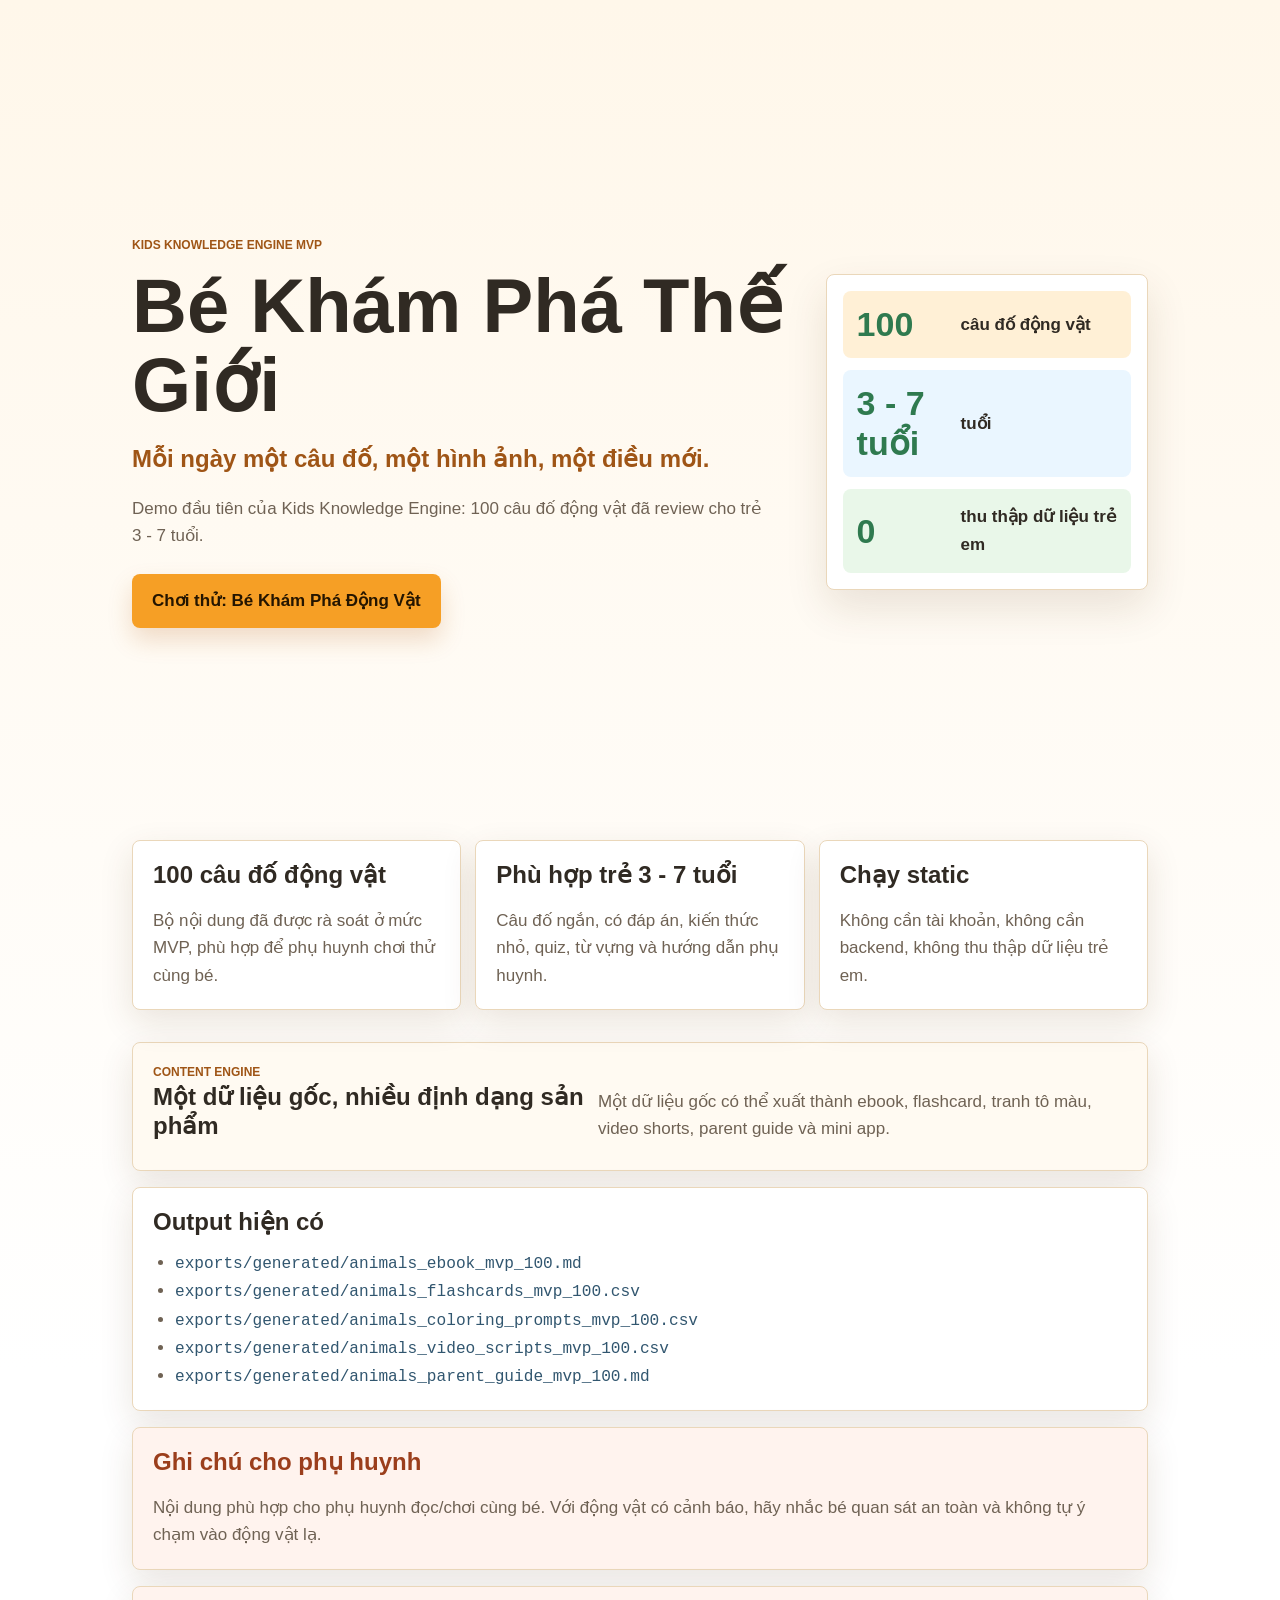
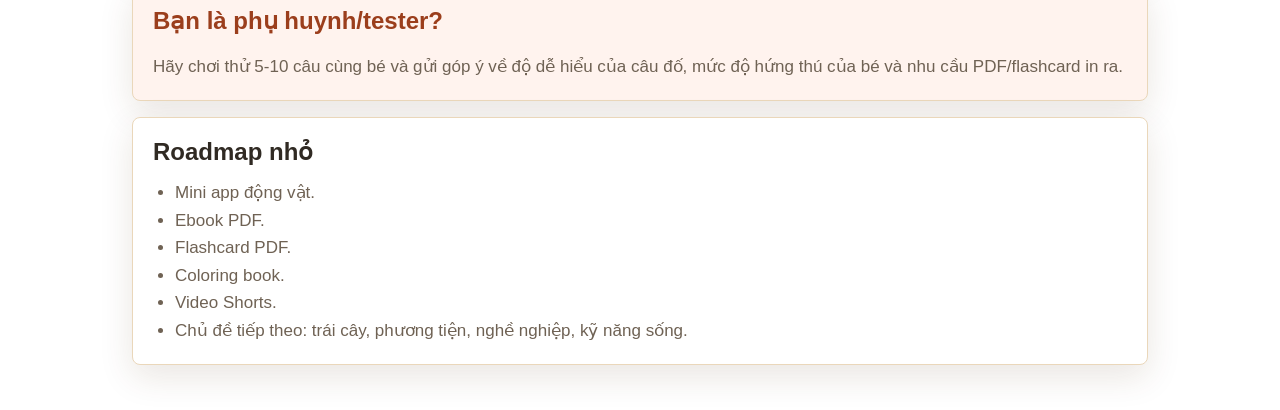
<file: index.html>
<!doctype html>
<html lang="vi">
<head>
  <meta charset="utf-8">
  <meta name="viewport" content="width=device-width, initial-scale=1">
  <title>Bé Khám Phá Thế Giới</title>
  <link rel="stylesheet" href="./style.css">
</head>
<body>
  <main>
    <section class="hero">
      <div class="hero-copy">
        <p class="eyebrow">Kids Knowledge Engine MVP</p>
        <h1>Bé Khám Phá Thế Giới</h1>
        <p class="tagline">Mỗi ngày một câu đố, một hình ảnh, một điều mới.</p>
        <p class="intro">Demo đầu tiên của Kids Knowledge Engine: 100 câu đố động vật đã review cho trẻ 3 - 7 tuổi.</p>
        <a class="cta" href="/apps/guess-animal/">Chơi thử: Bé Khám Phá Động Vật</a>
      </div>

      <div class="demo-panel" aria-label="Tóm tắt sản phẩm">
        <div class="demo-row">
          <span>100</span>
          <p>câu đố động vật</p>
        </div>
        <div class="demo-row">
          <span>3 - 7 tuổi</span>
          <p>tuổi</p>
        </div>
        <div class="demo-row">
          <span>0</span>
          <p>thu thập dữ liệu trẻ em</p>
        </div>
      </div>
    </section>

    <section class="section-grid" aria-label="Điểm nổi bật">
      <article>
        <h2>100 câu đố động vật</h2>
        <p>Bộ nội dung đã được rà soát ở mức MVP, phù hợp để phụ huynh chơi thử cùng bé.</p>
      </article>
      <article>
        <h2>Phù hợp trẻ 3 - 7 tuổi</h2>
        <p>Câu đố ngắn, có đáp án, kiến thức nhỏ, quiz, từ vựng và hướng dẫn phụ huynh.</p>
      </article>
      <article>
        <h2>Chạy static</h2>
        <p>Không cần tài khoản, không cần backend, không thu thập dữ liệu trẻ em.</p>
      </article>
    </section>

    <section class="content-engine">
      <div>
        <p class="eyebrow">Content Engine</p>
        <h2>Một dữ liệu gốc, nhiều định dạng sản phẩm</h2>
      </div>
      <p>Một dữ liệu gốc có thể xuất thành ebook, flashcard, tranh tô màu, video shorts, parent guide và mini app.</p>
    </section>

    <section class="outputs">
      <h2>Output hiện có</h2>
      <ul>
        <li><code>exports/generated/animals_ebook_mvp_100.md</code></li>
        <li><code>exports/generated/animals_flashcards_mvp_100.csv</code></li>
        <li><code>exports/generated/animals_coloring_prompts_mvp_100.csv</code></li>
        <li><code>exports/generated/animals_video_scripts_mvp_100.csv</code></li>
        <li><code>exports/generated/animals_parent_guide_mvp_100.md</code></li>
      </ul>
    </section>

    <section class="safety-note">
      <h2>Ghi chú cho phụ huynh</h2>
      <p>Nội dung phù hợp cho phụ huynh đọc/chơi cùng bé. Với động vật có cảnh báo, hãy nhắc bé quan sát an toàn và không tự ý chạm vào động vật lạ.</p>
    </section>

    <section class="safety-note">
      <h2>Bạn là phụ huynh/tester?</h2>
      <p>Hãy chơi thử 5-10 câu cùng bé và gửi góp ý về độ dễ hiểu của câu đố, mức độ hứng thú của bé và nhu cầu PDF/flashcard in ra.</p>
    </section>

    <section class="roadmap">
      <h2>Roadmap nhỏ</h2>
      <ul>
        <li>Mini app động vật.</li>
        <li>Ebook PDF.</li>
        <li>Flashcard PDF.</li>
        <li>Coloring book.</li>
        <li>Video Shorts.</li>
        <li>Chủ đề tiếp theo: trái cây, phương tiện, nghề nghiệp, kỹ năng sống.</li>
      </ul>
    </section>
  </main>
</body>
</html>
</file>
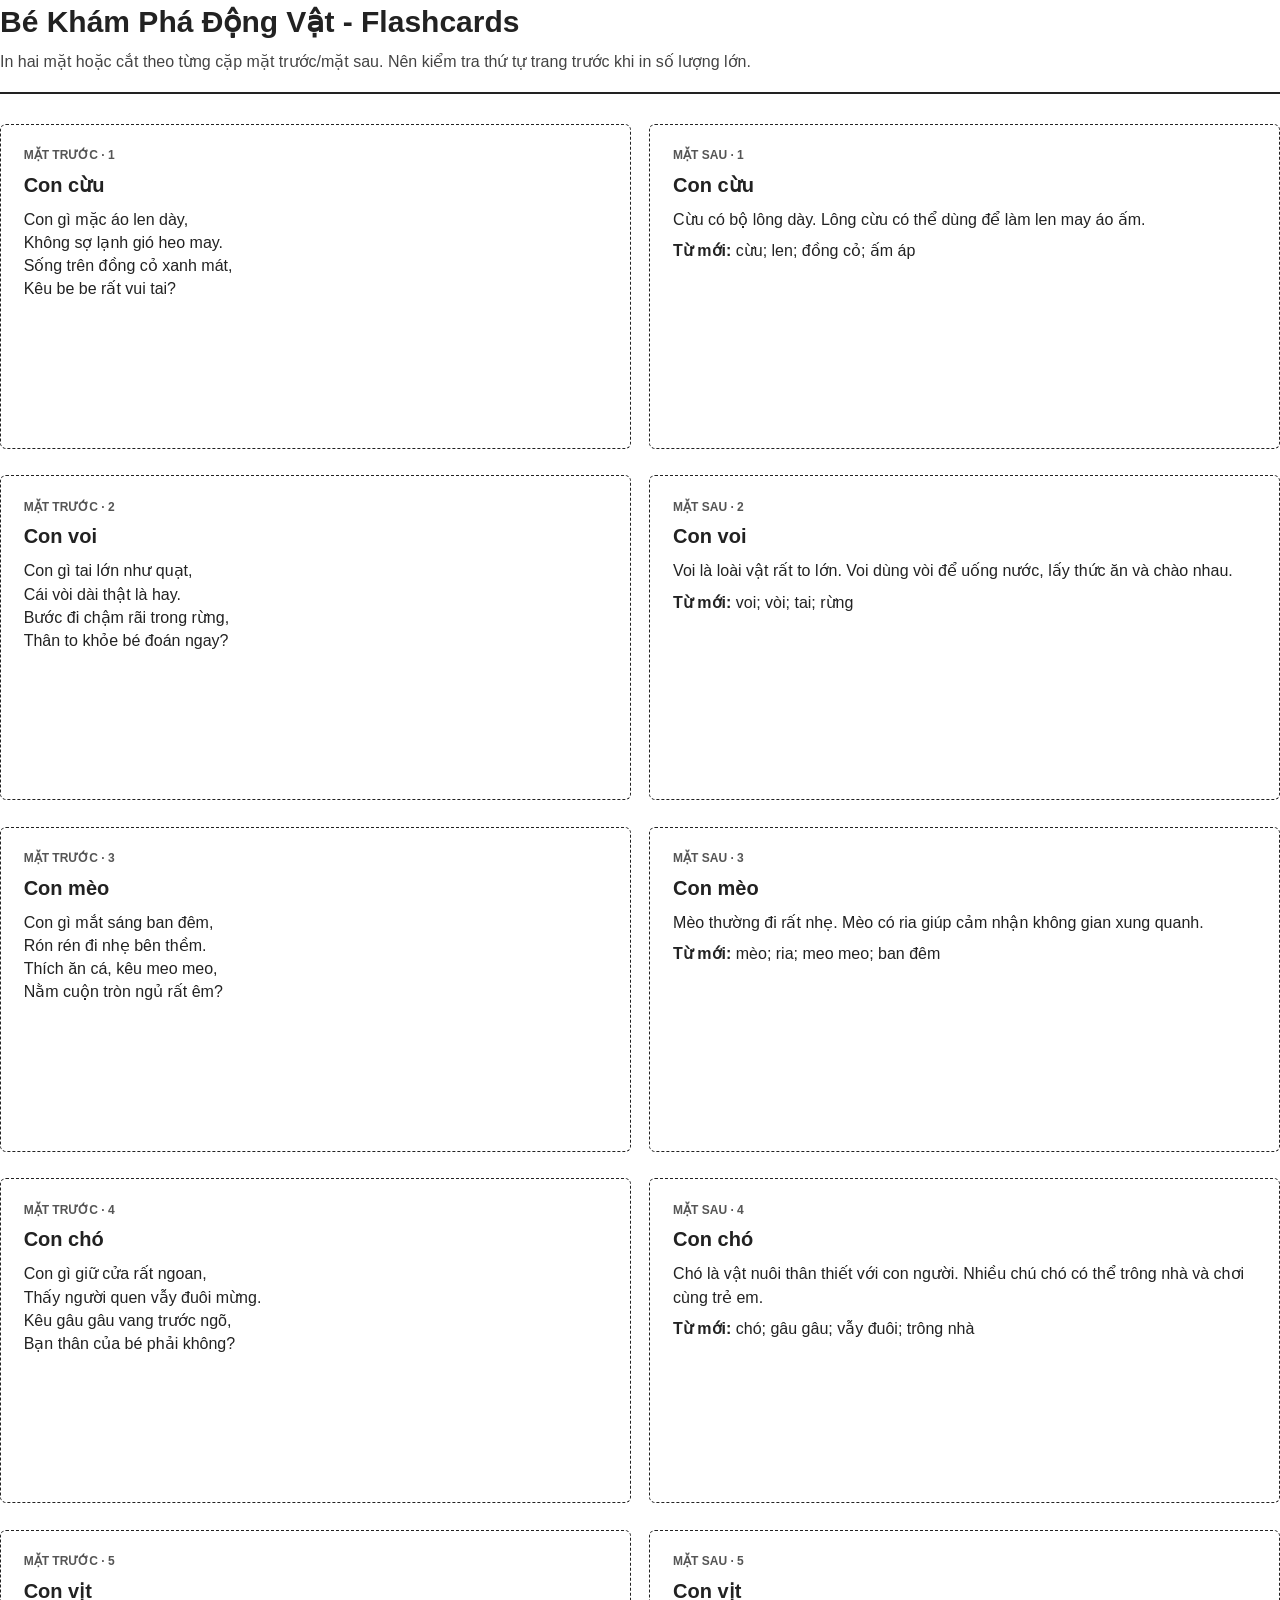
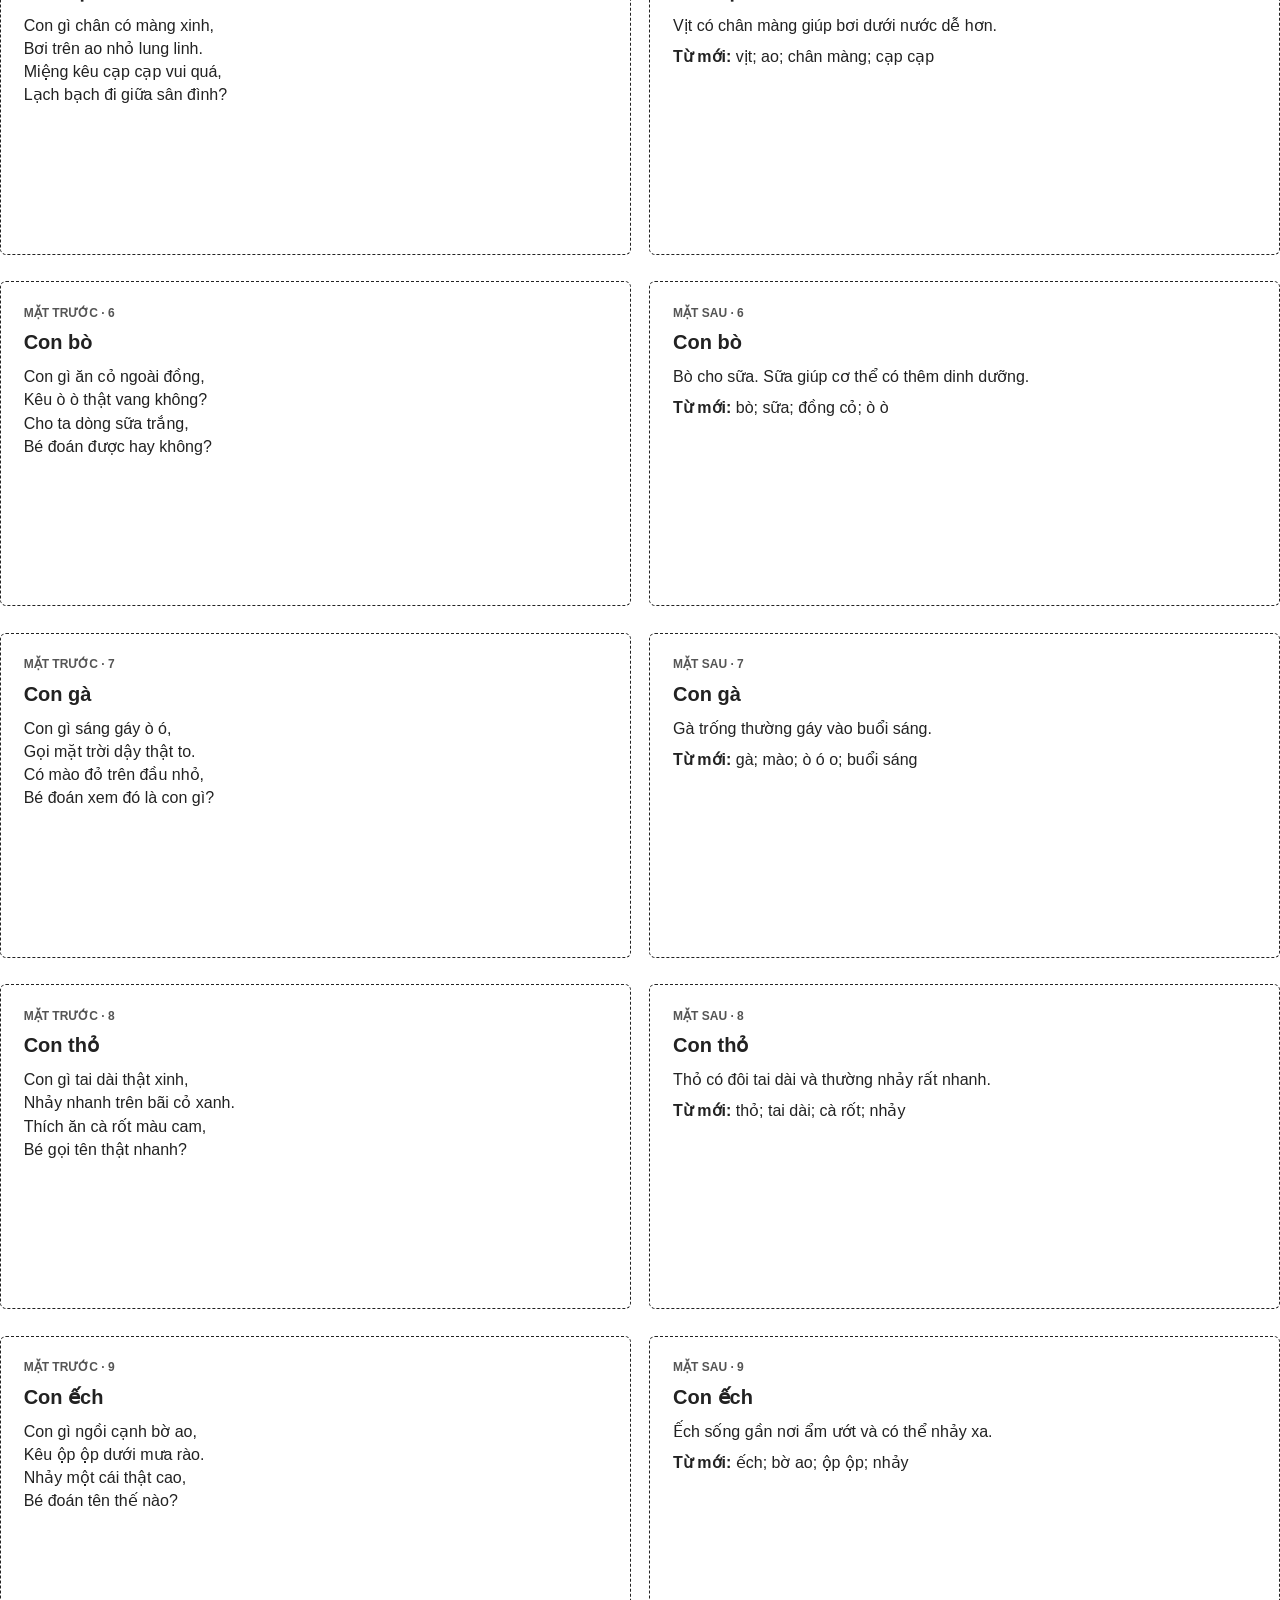
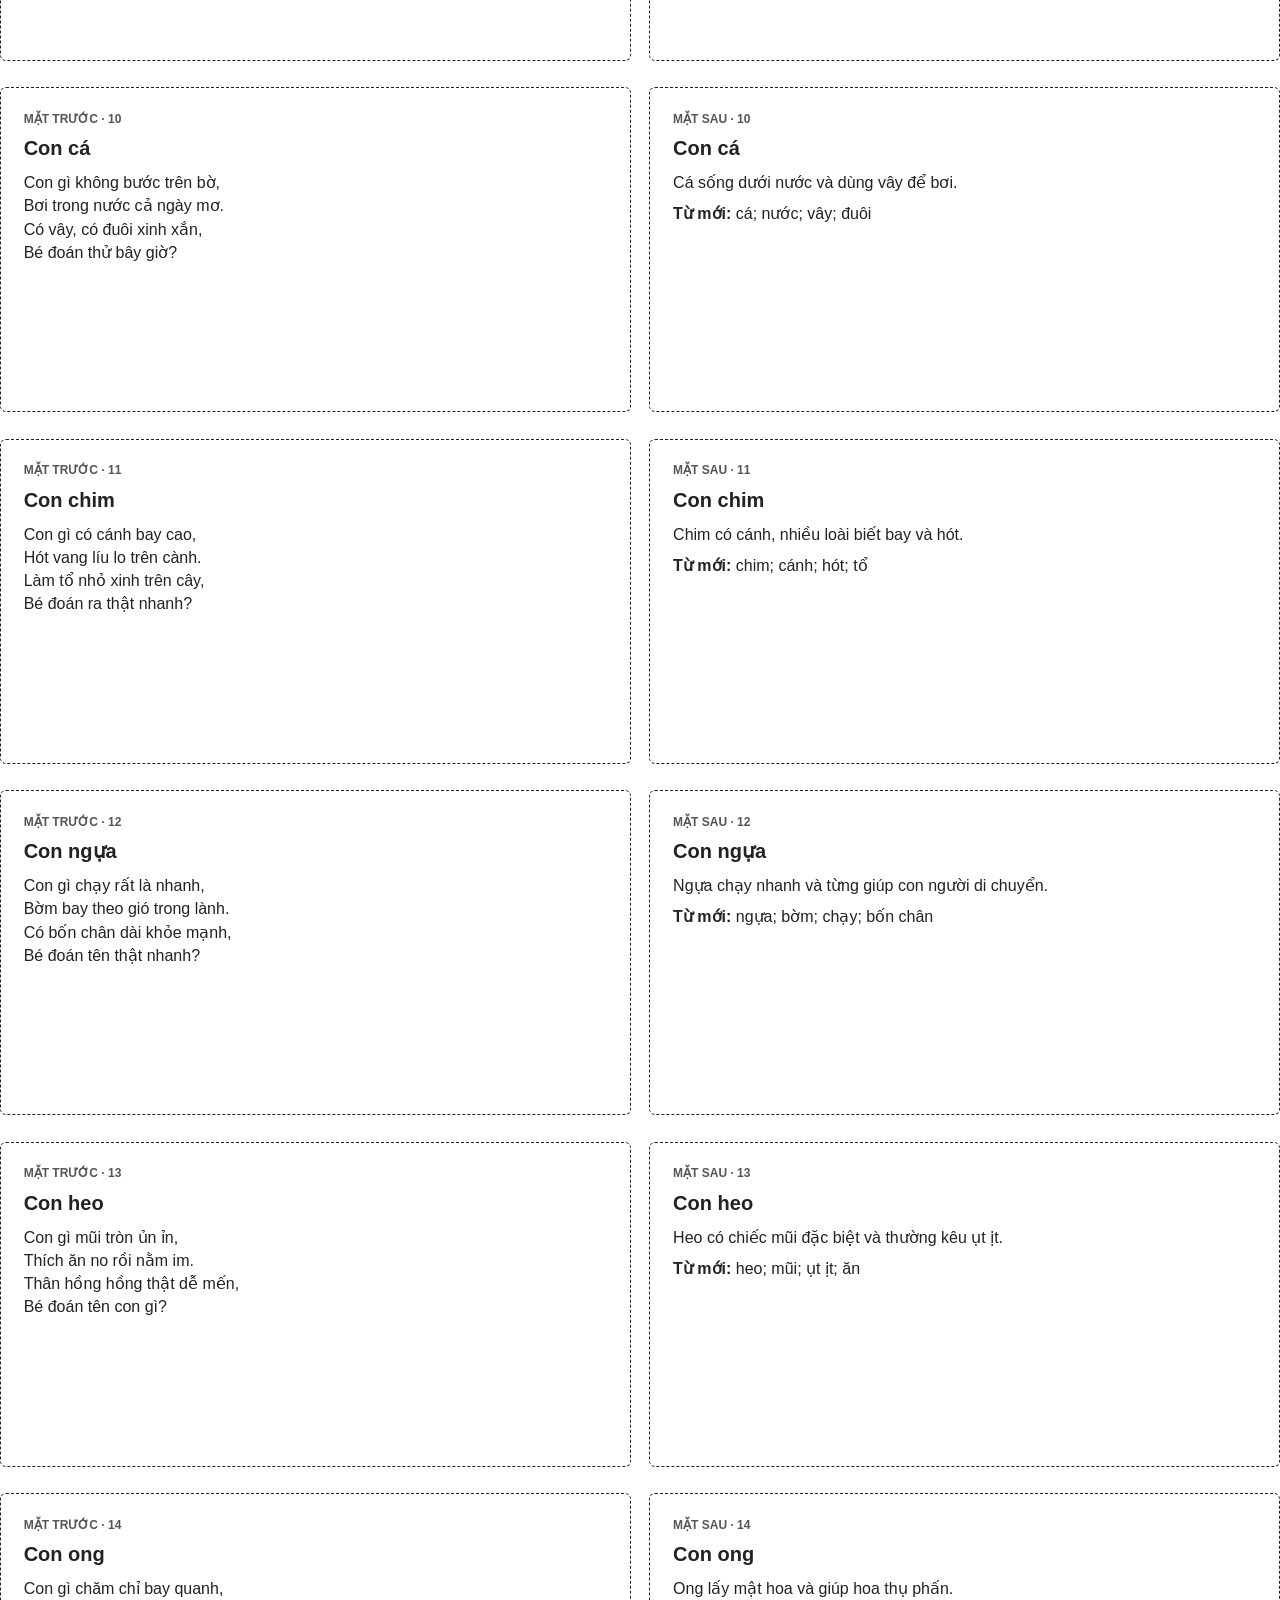
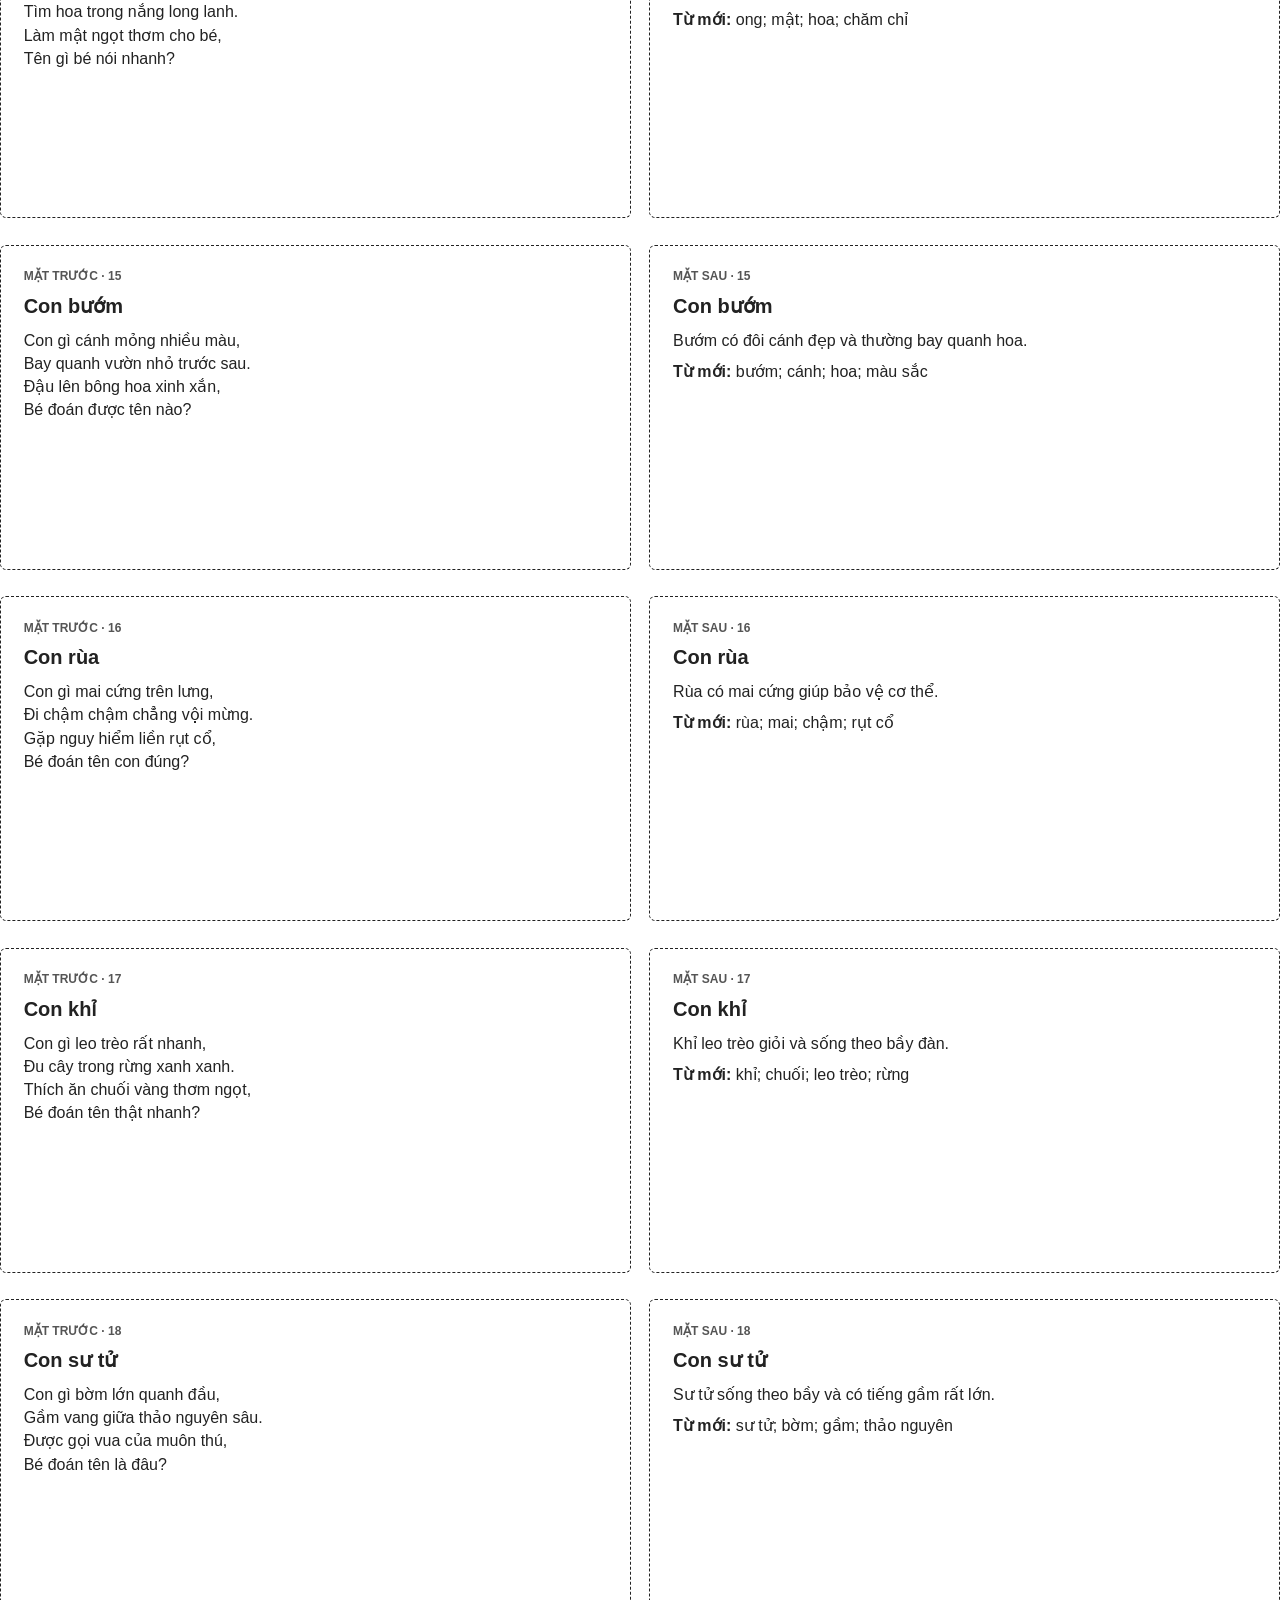
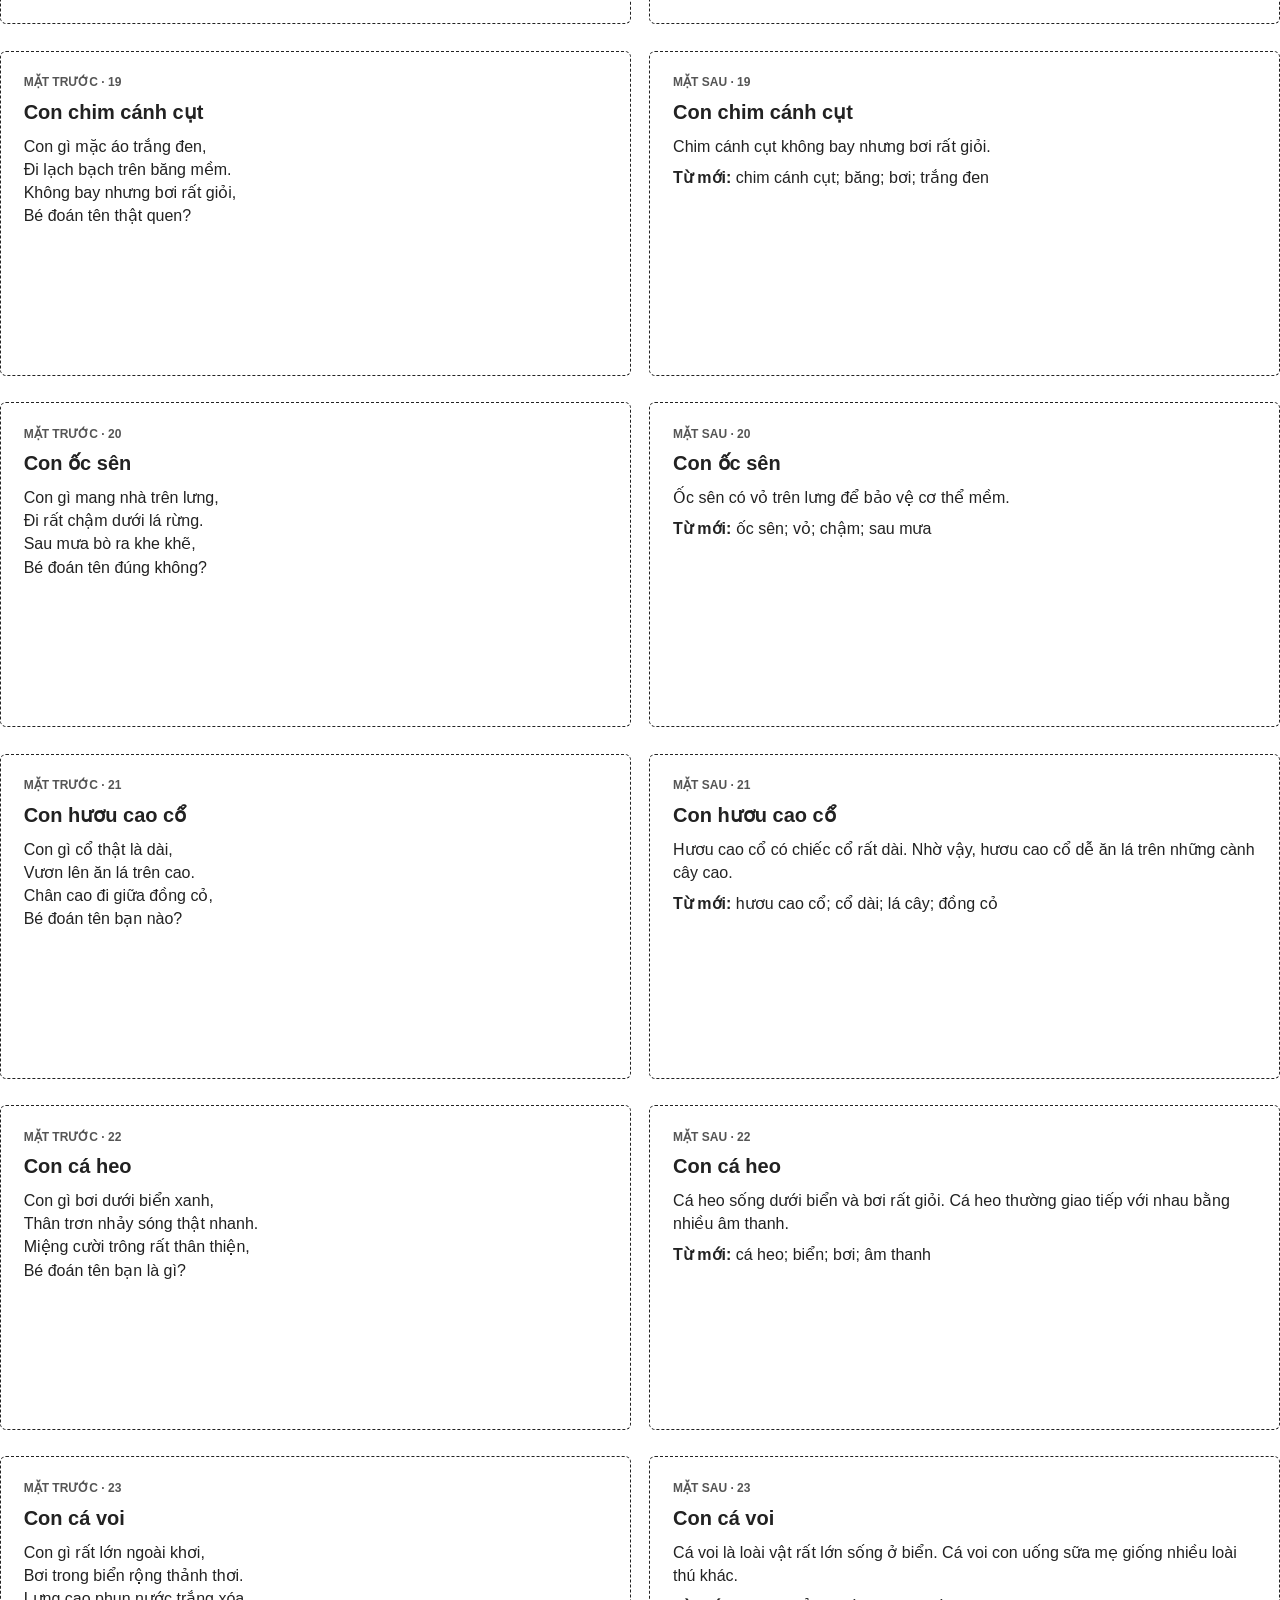
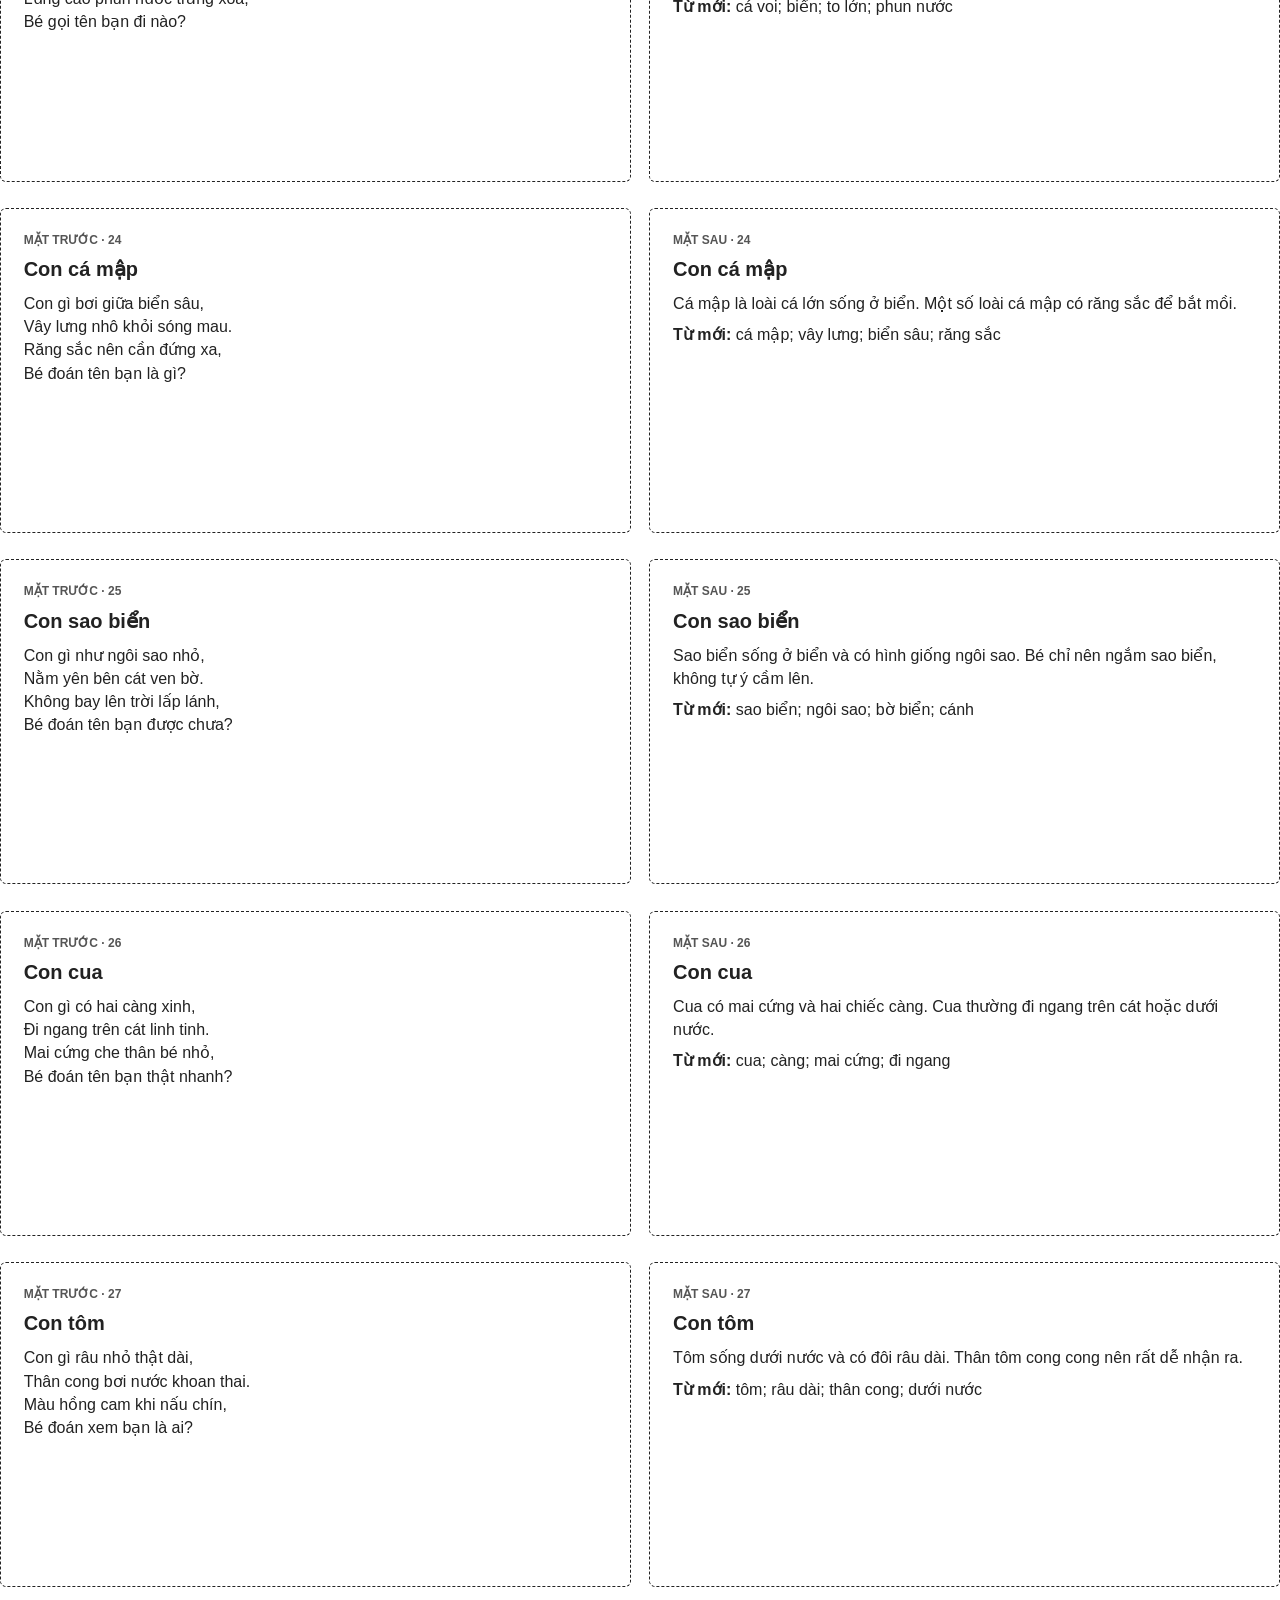
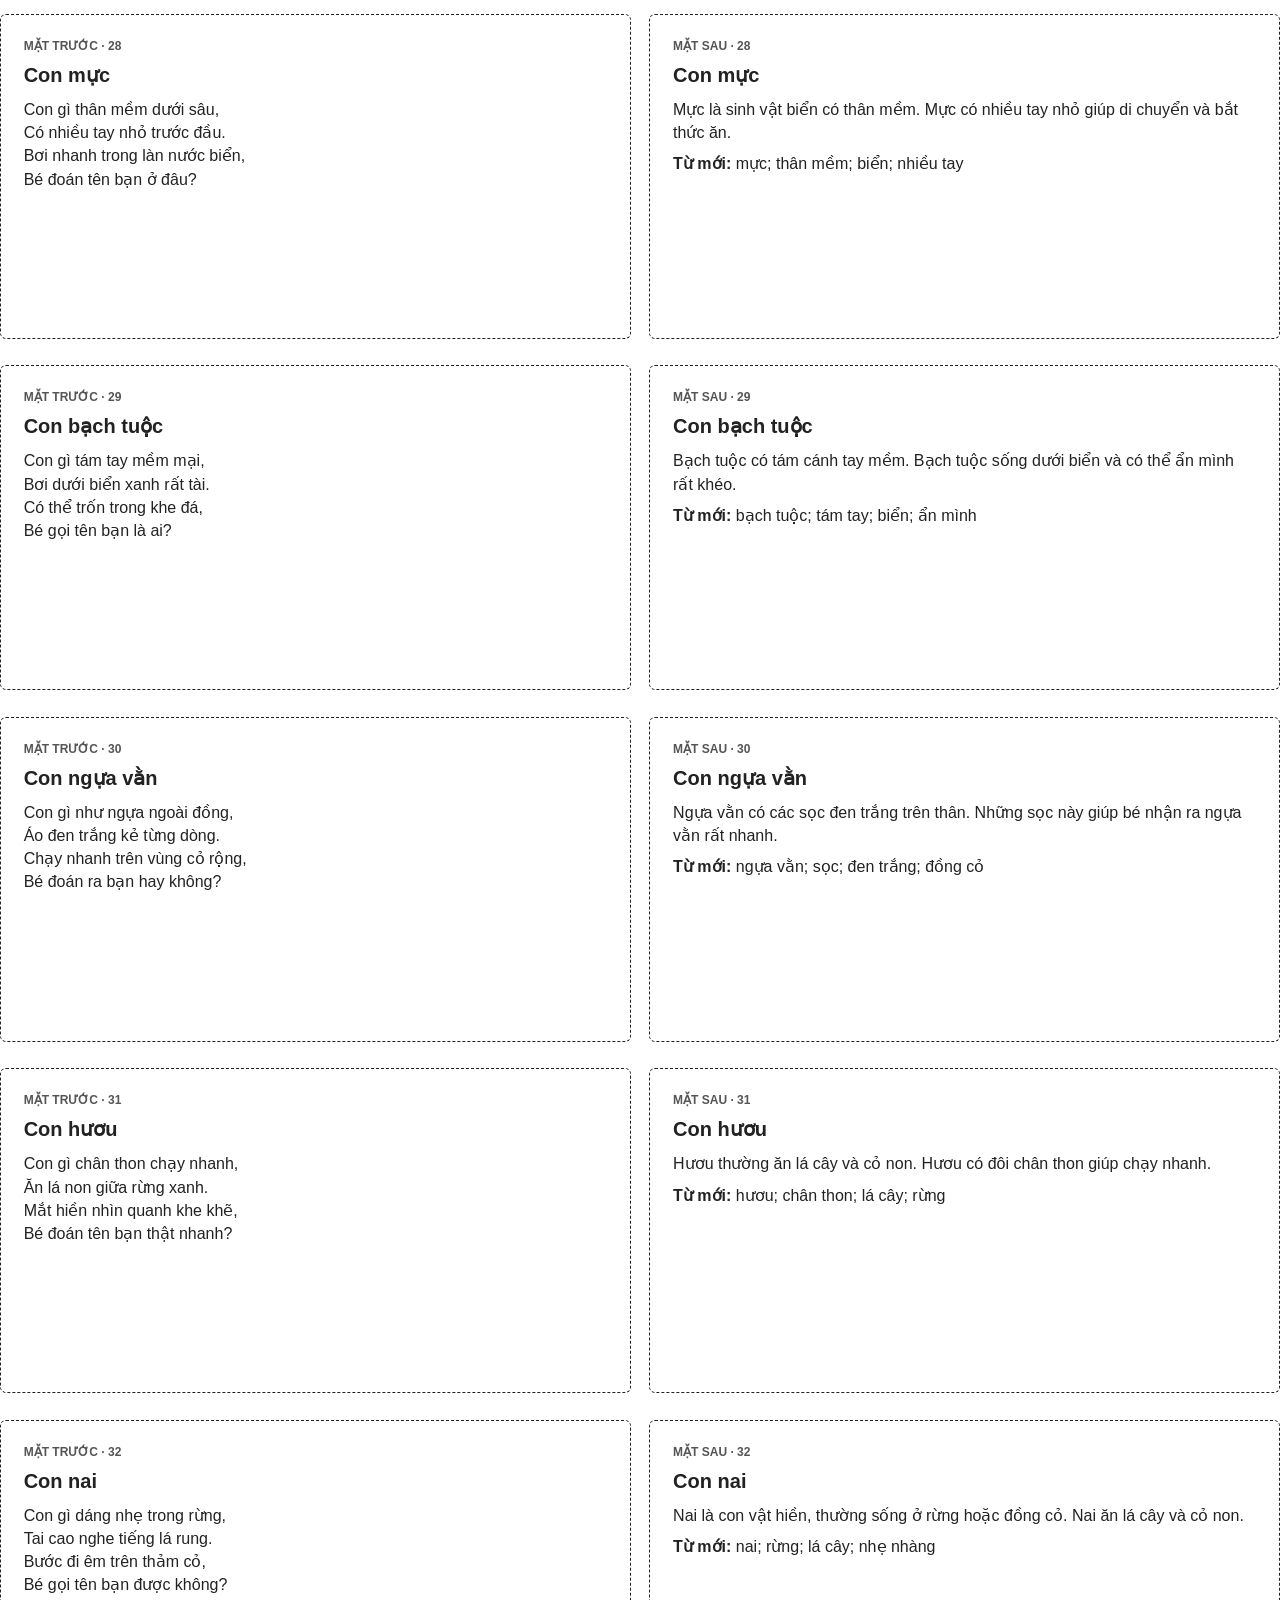
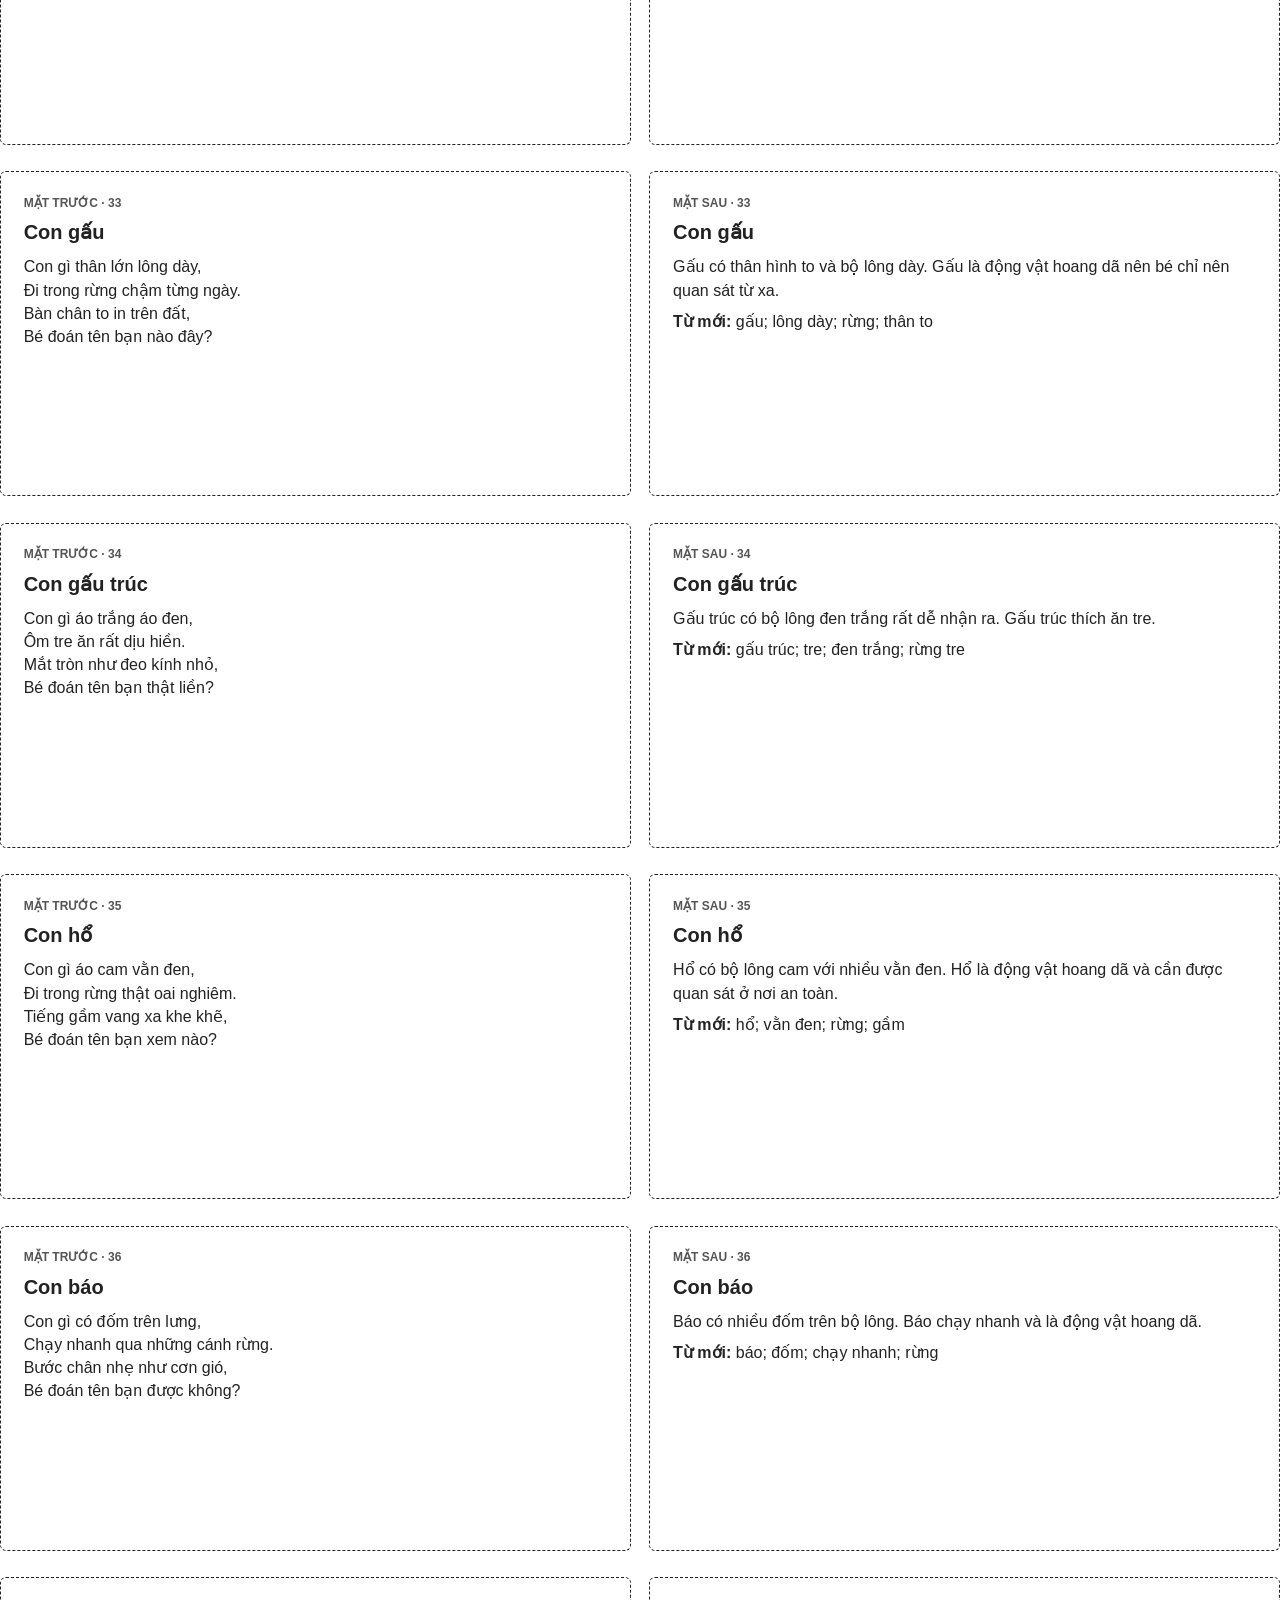
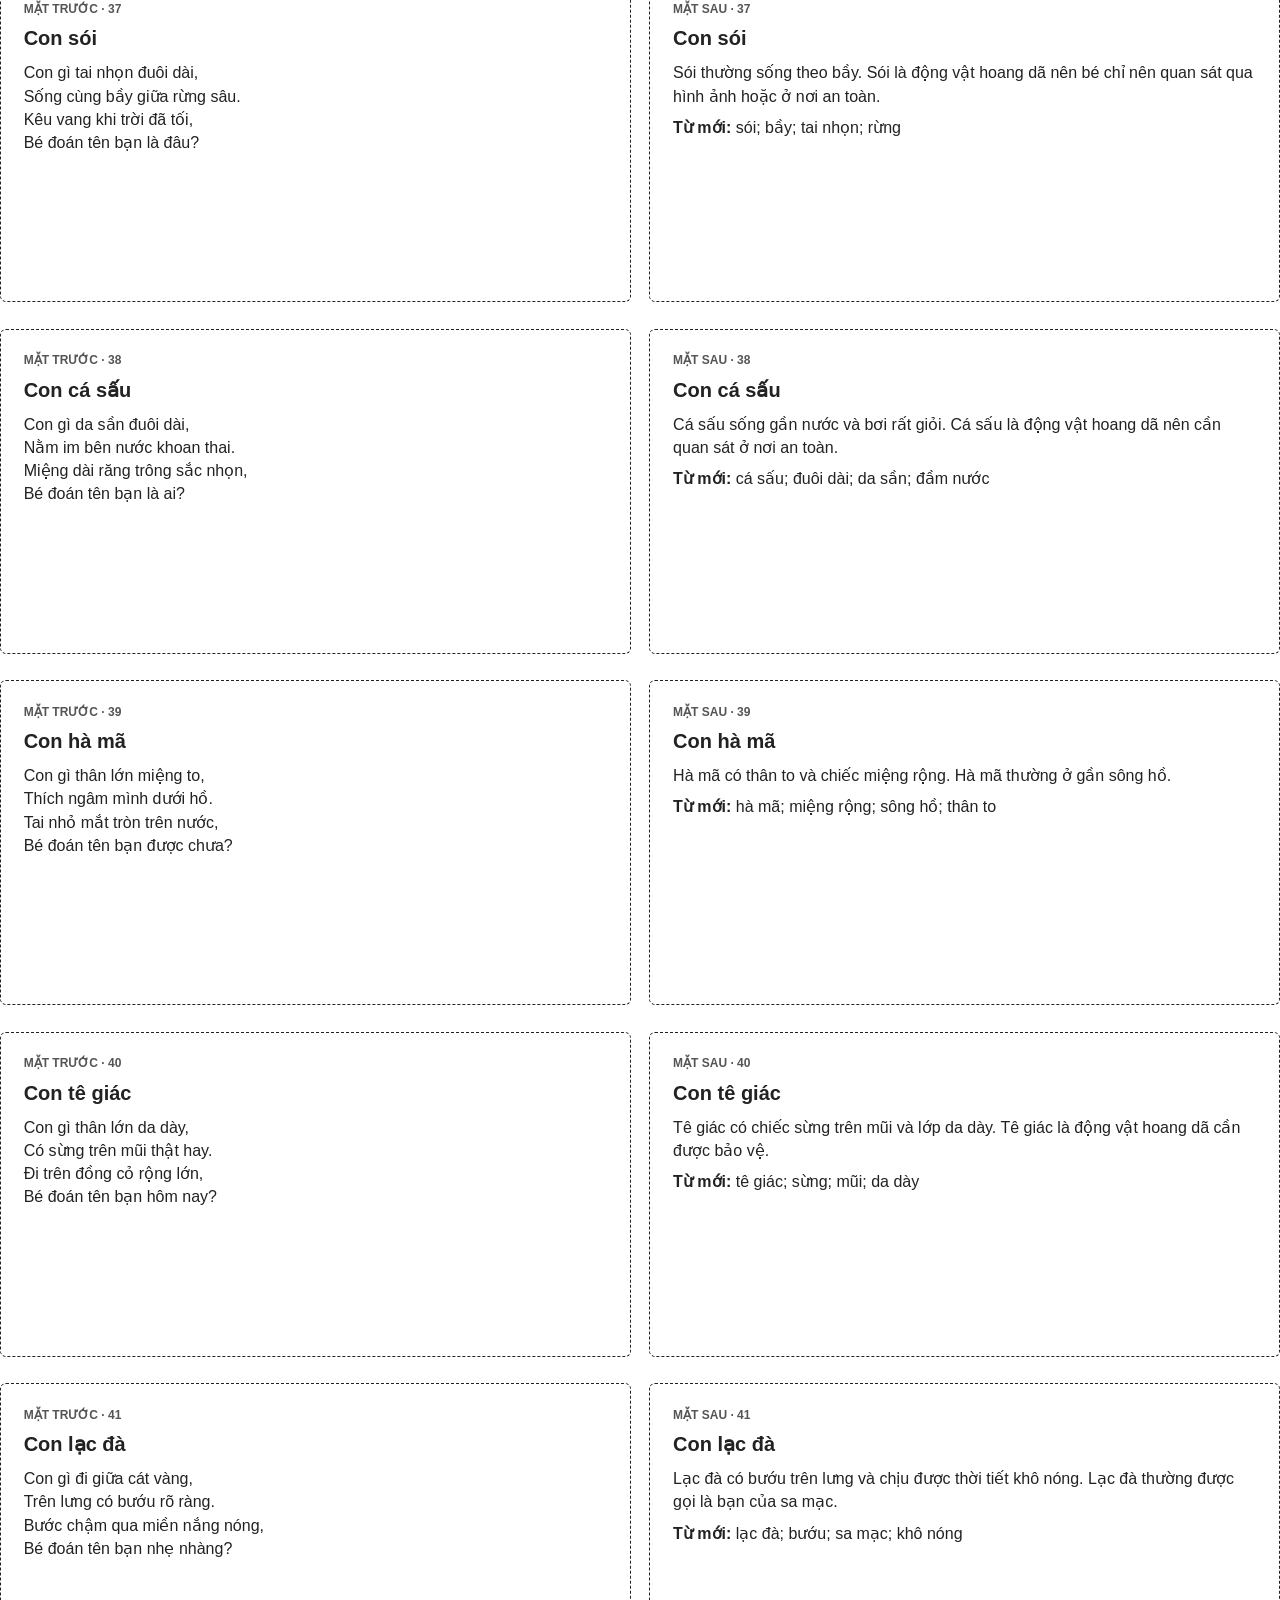
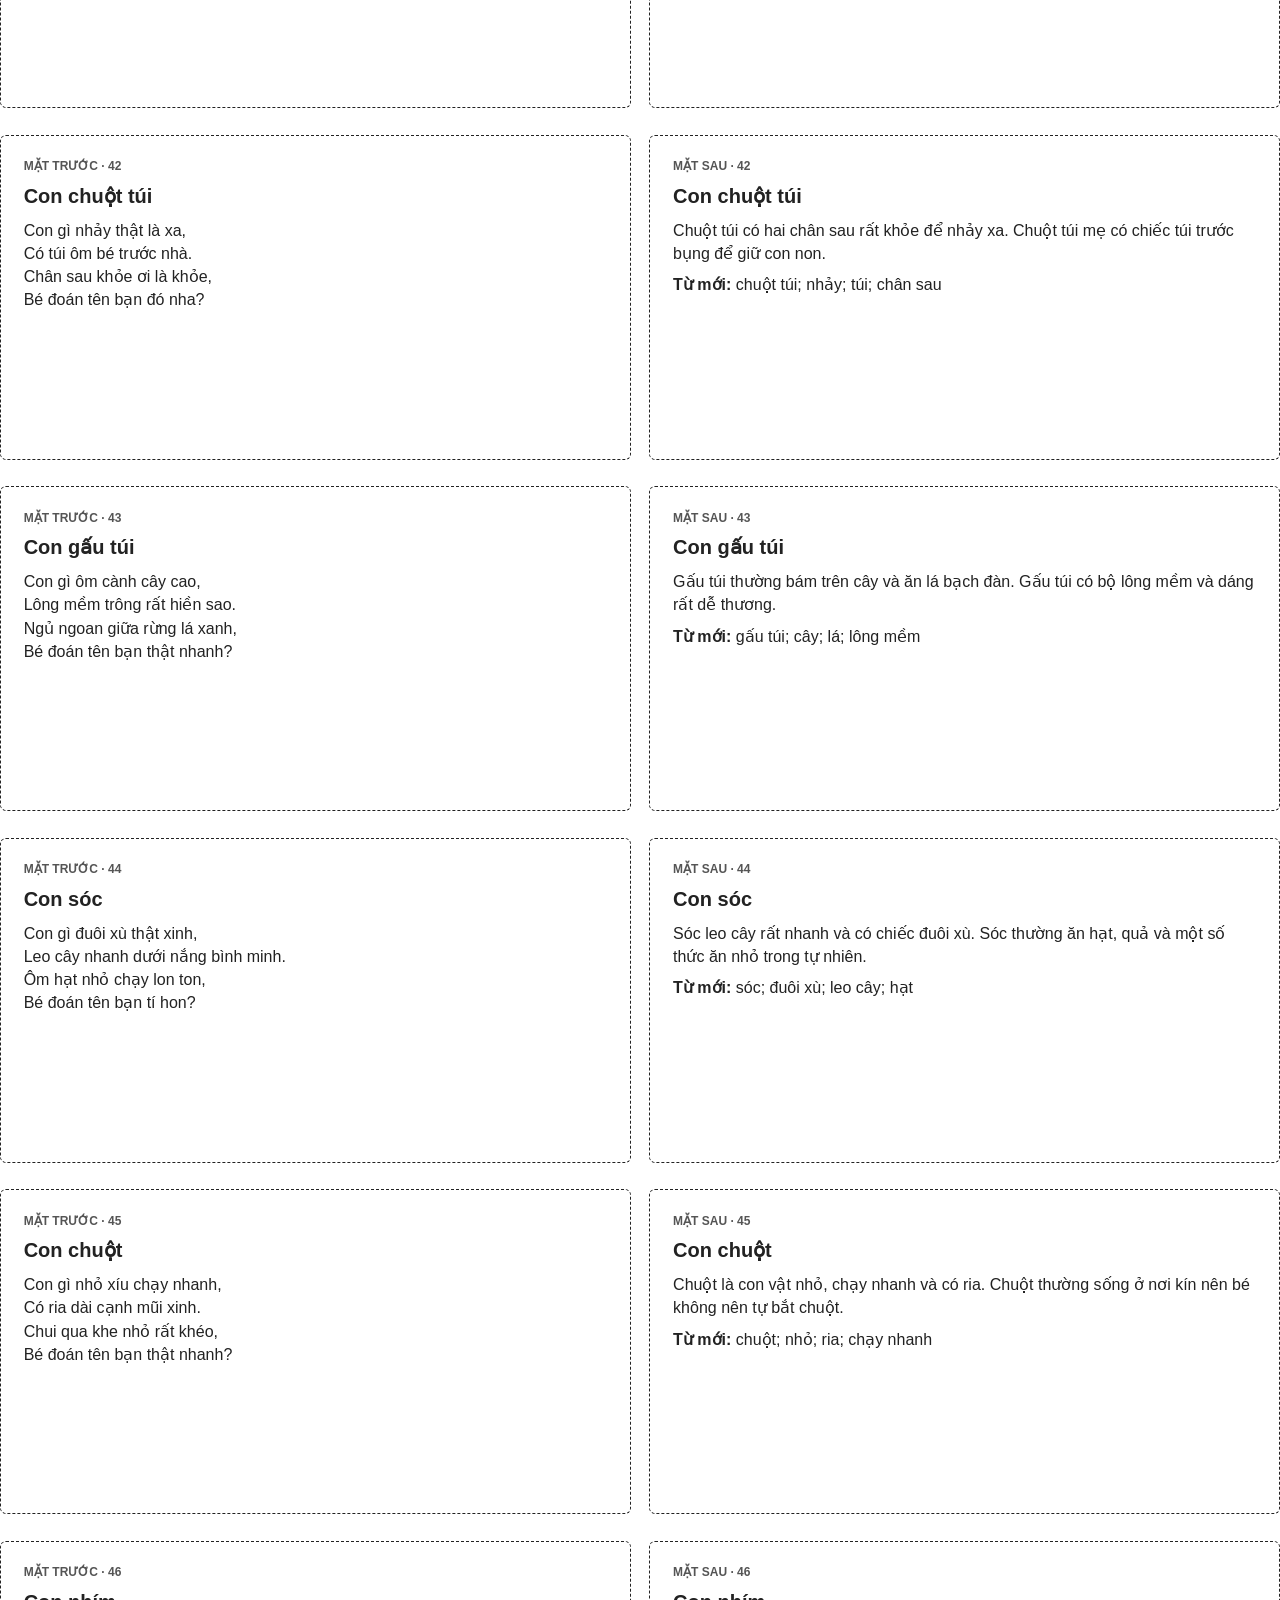
<file: exports/printable/animals_flashcards_print.html>
<!doctype html>
<html lang="vi">
<head>
  <meta charset="utf-8">
  <title>Bé Khám Phá Động Vật - Printable Flashcards</title>
  <style>
    @page { size: A4; margin: 10mm; }
    * { box-sizing: border-box; }
    body { margin: 0; color: #222; font-family: Arial, sans-serif; line-height: 1.45; background: #fff; }
    header { margin-bottom: 8mm; padding-bottom: 5mm; border-bottom: 2px solid #222; }
    h1 { margin: 0; font-size: 30px; }
    .guide { margin: 6px 0 0; color: #444; }
    .grid { display: grid; grid-template-columns: 1fr; gap: 7mm; }
    .card-pair { page-break-inside: avoid; break-inside: avoid; display: grid; grid-template-columns: 1fr 1fr; gap: 5mm; }
    .card { min-height: 86mm; padding: 6mm; border: 1.5px dashed #222; border-radius: 6px; }
    .label { margin: 0 0 6px; color: #555; font-size: 12px; font-weight: 700; text-transform: uppercase; }
    h2 { margin: 0 0 8px; font-size: 20px; }
    p { margin: 0 0 8px; }
    .riddle { font-size: 16px; }
    @media print {
      .card-pair { page-break-inside: avoid; break-inside: avoid; }
    }
  </style>
</head>
<body>
  <header>
    <h1>Bé Khám Phá Động Vật - Flashcards</h1>
    <p class="guide">In hai mặt hoặc cắt theo từng cặp mặt trước/mặt sau. Nên kiểm tra thứ tự trang trước khi in số lượng lớn.</p>
  </header>
  <main class="grid">
    
      <article class="card-pair">
        <section class="card front">
          <p class="label">Mặt trước · 1</p>
          <h2>Con cừu</h2>
          <p class="riddle">Con gì mặc áo len dày,<br>Không sợ lạnh gió heo may.<br>Sống trên đồng cỏ xanh mát,<br>Kêu be be rất vui tai?</p>
        </section>
        <section class="card back">
          <p class="label">Mặt sau · 1</p>
          <h2>Con cừu</h2>
          <p>Cừu có bộ lông dày. Lông cừu có thể dùng để làm len may áo ấm.</p>
          <p><strong>Từ mới:</strong> cừu; len; đồng cỏ; ấm áp</p>
        </section>
      </article>

      <article class="card-pair">
        <section class="card front">
          <p class="label">Mặt trước · 2</p>
          <h2>Con voi</h2>
          <p class="riddle">Con gì tai lớn như quạt,<br>Cái vòi dài thật là hay.<br>Bước đi chậm rãi trong rừng,<br>Thân to khỏe bé đoán ngay?</p>
        </section>
        <section class="card back">
          <p class="label">Mặt sau · 2</p>
          <h2>Con voi</h2>
          <p>Voi là loài vật rất to lớn. Voi dùng vòi để uống nước, lấy thức ăn và chào nhau.</p>
          <p><strong>Từ mới:</strong> voi; vòi; tai; rừng</p>
        </section>
      </article>

      <article class="card-pair">
        <section class="card front">
          <p class="label">Mặt trước · 3</p>
          <h2>Con mèo</h2>
          <p class="riddle">Con gì mắt sáng ban đêm,<br>Rón rén đi nhẹ bên thềm.<br>Thích ăn cá, kêu meo meo,<br>Nằm cuộn tròn ngủ rất êm?</p>
        </section>
        <section class="card back">
          <p class="label">Mặt sau · 3</p>
          <h2>Con mèo</h2>
          <p>Mèo thường đi rất nhẹ. Mèo có ria giúp cảm nhận không gian xung quanh.</p>
          <p><strong>Từ mới:</strong> mèo; ria; meo meo; ban đêm</p>
        </section>
      </article>

      <article class="card-pair">
        <section class="card front">
          <p class="label">Mặt trước · 4</p>
          <h2>Con chó</h2>
          <p class="riddle">Con gì giữ cửa rất ngoan,<br>Thấy người quen vẫy đuôi mừng.<br>Kêu gâu gâu vang trước ngõ,<br>Bạn thân của bé phải không?</p>
        </section>
        <section class="card back">
          <p class="label">Mặt sau · 4</p>
          <h2>Con chó</h2>
          <p>Chó là vật nuôi thân thiết với con người. Nhiều chú chó có thể trông nhà và chơi cùng trẻ em.</p>
          <p><strong>Từ mới:</strong> chó; gâu gâu; vẫy đuôi; trông nhà</p>
        </section>
      </article>

      <article class="card-pair">
        <section class="card front">
          <p class="label">Mặt trước · 5</p>
          <h2>Con vịt</h2>
          <p class="riddle">Con gì chân có màng xinh,<br>Bơi trên ao nhỏ lung linh.<br>Miệng kêu cạp cạp vui quá,<br>Lạch bạch đi giữa sân đình?</p>
        </section>
        <section class="card back">
          <p class="label">Mặt sau · 5</p>
          <h2>Con vịt</h2>
          <p>Vịt có chân màng giúp bơi dưới nước dễ hơn.</p>
          <p><strong>Từ mới:</strong> vịt; ao; chân màng; cạp cạp</p>
        </section>
      </article>

      <article class="card-pair">
        <section class="card front">
          <p class="label">Mặt trước · 6</p>
          <h2>Con bò</h2>
          <p class="riddle">Con gì ăn cỏ ngoài đồng,<br>Kêu ò ò thật vang không?<br>Cho ta dòng sữa trắng,<br>Bé đoán được hay không?</p>
        </section>
        <section class="card back">
          <p class="label">Mặt sau · 6</p>
          <h2>Con bò</h2>
          <p>Bò cho sữa. Sữa giúp cơ thể có thêm dinh dưỡng.</p>
          <p><strong>Từ mới:</strong> bò; sữa; đồng cỏ; ò ò</p>
        </section>
      </article>

      <article class="card-pair">
        <section class="card front">
          <p class="label">Mặt trước · 7</p>
          <h2>Con gà</h2>
          <p class="riddle">Con gì sáng gáy ò ó,<br>Gọi mặt trời dậy thật to.<br>Có mào đỏ trên đầu nhỏ,<br>Bé đoán xem đó là con gì?</p>
        </section>
        <section class="card back">
          <p class="label">Mặt sau · 7</p>
          <h2>Con gà</h2>
          <p>Gà trống thường gáy vào buổi sáng.</p>
          <p><strong>Từ mới:</strong> gà; mào; ò ó o; buổi sáng</p>
        </section>
      </article>

      <article class="card-pair">
        <section class="card front">
          <p class="label">Mặt trước · 8</p>
          <h2>Con thỏ</h2>
          <p class="riddle">Con gì tai dài thật xinh,<br>Nhảy nhanh trên bãi cỏ xanh.<br>Thích ăn cà rốt màu cam,<br>Bé gọi tên thật nhanh?</p>
        </section>
        <section class="card back">
          <p class="label">Mặt sau · 8</p>
          <h2>Con thỏ</h2>
          <p>Thỏ có đôi tai dài và thường nhảy rất nhanh.</p>
          <p><strong>Từ mới:</strong> thỏ; tai dài; cà rốt; nhảy</p>
        </section>
      </article>

      <article class="card-pair">
        <section class="card front">
          <p class="label">Mặt trước · 9</p>
          <h2>Con ếch</h2>
          <p class="riddle">Con gì ngồi cạnh bờ ao,<br>Kêu ộp ộp dưới mưa rào.<br>Nhảy một cái thật cao,<br>Bé đoán tên thế nào?</p>
        </section>
        <section class="card back">
          <p class="label">Mặt sau · 9</p>
          <h2>Con ếch</h2>
          <p>Ếch sống gần nơi ẩm ướt và có thể nhảy xa.</p>
          <p><strong>Từ mới:</strong> ếch; bờ ao; ộp ộp; nhảy</p>
        </section>
      </article>

      <article class="card-pair">
        <section class="card front">
          <p class="label">Mặt trước · 10</p>
          <h2>Con cá</h2>
          <p class="riddle">Con gì không bước trên bờ,<br>Bơi trong nước cả ngày mơ.<br>Có vây, có đuôi xinh xắn,<br>Bé đoán thử bây giờ?</p>
        </section>
        <section class="card back">
          <p class="label">Mặt sau · 10</p>
          <h2>Con cá</h2>
          <p>Cá sống dưới nước và dùng vây để bơi.</p>
          <p><strong>Từ mới:</strong> cá; nước; vây; đuôi</p>
        </section>
      </article>

      <article class="card-pair">
        <section class="card front">
          <p class="label">Mặt trước · 11</p>
          <h2>Con chim</h2>
          <p class="riddle">Con gì có cánh bay cao,<br>Hót vang líu lo trên cành.<br>Làm tổ nhỏ xinh trên cây,<br>Bé đoán ra thật nhanh?</p>
        </section>
        <section class="card back">
          <p class="label">Mặt sau · 11</p>
          <h2>Con chim</h2>
          <p>Chim có cánh, nhiều loài biết bay và hót.</p>
          <p><strong>Từ mới:</strong> chim; cánh; hót; tổ</p>
        </section>
      </article>

      <article class="card-pair">
        <section class="card front">
          <p class="label">Mặt trước · 12</p>
          <h2>Con ngựa</h2>
          <p class="riddle">Con gì chạy rất là nhanh,<br>Bờm bay theo gió trong lành.<br>Có bốn chân dài khỏe mạnh,<br>Bé đoán tên thật nhanh?</p>
        </section>
        <section class="card back">
          <p class="label">Mặt sau · 12</p>
          <h2>Con ngựa</h2>
          <p>Ngựa chạy nhanh và từng giúp con người di chuyển.</p>
          <p><strong>Từ mới:</strong> ngựa; bờm; chạy; bốn chân</p>
        </section>
      </article>

      <article class="card-pair">
        <section class="card front">
          <p class="label">Mặt trước · 13</p>
          <h2>Con heo</h2>
          <p class="riddle">Con gì mũi tròn ủn ỉn,<br>Thích ăn no rồi nằm im.<br>Thân hồng hồng thật dễ mến,<br>Bé đoán tên con gì?</p>
        </section>
        <section class="card back">
          <p class="label">Mặt sau · 13</p>
          <h2>Con heo</h2>
          <p>Heo có chiếc mũi đặc biệt và thường kêu ụt ịt.</p>
          <p><strong>Từ mới:</strong> heo; mũi; ụt ịt; ăn</p>
        </section>
      </article>

      <article class="card-pair">
        <section class="card front">
          <p class="label">Mặt trước · 14</p>
          <h2>Con ong</h2>
          <p class="riddle">Con gì chăm chỉ bay quanh,<br>Tìm hoa trong nắng long lanh.<br>Làm mật ngọt thơm cho bé,<br>Tên gì bé nói nhanh?</p>
        </section>
        <section class="card back">
          <p class="label">Mặt sau · 14</p>
          <h2>Con ong</h2>
          <p>Ong lấy mật hoa và giúp hoa thụ phấn.</p>
          <p><strong>Từ mới:</strong> ong; mật; hoa; chăm chỉ</p>
        </section>
      </article>

      <article class="card-pair">
        <section class="card front">
          <p class="label">Mặt trước · 15</p>
          <h2>Con bướm</h2>
          <p class="riddle">Con gì cánh mỏng nhiều màu,<br>Bay quanh vườn nhỏ trước sau.<br>Đậu lên bông hoa xinh xắn,<br>Bé đoán được tên nào?</p>
        </section>
        <section class="card back">
          <p class="label">Mặt sau · 15</p>
          <h2>Con bướm</h2>
          <p>Bướm có đôi cánh đẹp và thường bay quanh hoa.</p>
          <p><strong>Từ mới:</strong> bướm; cánh; hoa; màu sắc</p>
        </section>
      </article>

      <article class="card-pair">
        <section class="card front">
          <p class="label">Mặt trước · 16</p>
          <h2>Con rùa</h2>
          <p class="riddle">Con gì mai cứng trên lưng,<br>Đi chậm chậm chẳng vội mừng.<br>Gặp nguy hiểm liền rụt cổ,<br>Bé đoán tên con đúng?</p>
        </section>
        <section class="card back">
          <p class="label">Mặt sau · 16</p>
          <h2>Con rùa</h2>
          <p>Rùa có mai cứng giúp bảo vệ cơ thể.</p>
          <p><strong>Từ mới:</strong> rùa; mai; chậm; rụt cổ</p>
        </section>
      </article>

      <article class="card-pair">
        <section class="card front">
          <p class="label">Mặt trước · 17</p>
          <h2>Con khỉ</h2>
          <p class="riddle">Con gì leo trèo rất nhanh,<br>Đu cây trong rừng xanh xanh.<br>Thích ăn chuối vàng thơm ngọt,<br>Bé đoán tên thật nhanh?</p>
        </section>
        <section class="card back">
          <p class="label">Mặt sau · 17</p>
          <h2>Con khỉ</h2>
          <p>Khỉ leo trèo giỏi và sống theo bầy đàn.</p>
          <p><strong>Từ mới:</strong> khỉ; chuối; leo trèo; rừng</p>
        </section>
      </article>

      <article class="card-pair">
        <section class="card front">
          <p class="label">Mặt trước · 18</p>
          <h2>Con sư tử</h2>
          <p class="riddle">Con gì bờm lớn quanh đầu,<br>Gầm vang giữa thảo nguyên sâu.<br>Được gọi vua của muôn thú,<br>Bé đoán tên là đâu?</p>
        </section>
        <section class="card back">
          <p class="label">Mặt sau · 18</p>
          <h2>Con sư tử</h2>
          <p>Sư tử sống theo bầy và có tiếng gầm rất lớn.</p>
          <p><strong>Từ mới:</strong> sư tử; bờm; gầm; thảo nguyên</p>
        </section>
      </article>

      <article class="card-pair">
        <section class="card front">
          <p class="label">Mặt trước · 19</p>
          <h2>Con chim cánh cụt</h2>
          <p class="riddle">Con gì mặc áo trắng đen,<br>Đi lạch bạch trên băng mềm.<br>Không bay nhưng bơi rất giỏi,<br>Bé đoán tên thật quen?</p>
        </section>
        <section class="card back">
          <p class="label">Mặt sau · 19</p>
          <h2>Con chim cánh cụt</h2>
          <p>Chim cánh cụt không bay nhưng bơi rất giỏi.</p>
          <p><strong>Từ mới:</strong> chim cánh cụt; băng; bơi; trắng đen</p>
        </section>
      </article>

      <article class="card-pair">
        <section class="card front">
          <p class="label">Mặt trước · 20</p>
          <h2>Con ốc sên</h2>
          <p class="riddle">Con gì mang nhà trên lưng,<br>Đi rất chậm dưới lá rừng.<br>Sau mưa bò ra khe khẽ,<br>Bé đoán tên đúng không?</p>
        </section>
        <section class="card back">
          <p class="label">Mặt sau · 20</p>
          <h2>Con ốc sên</h2>
          <p>Ốc sên có vỏ trên lưng để bảo vệ cơ thể mềm.</p>
          <p><strong>Từ mới:</strong> ốc sên; vỏ; chậm; sau mưa</p>
        </section>
      </article>

      <article class="card-pair">
        <section class="card front">
          <p class="label">Mặt trước · 21</p>
          <h2>Con hươu cao cổ</h2>
          <p class="riddle">Con gì cổ thật là dài,<br>Vươn lên ăn lá trên cao.<br>Chân cao đi giữa đồng cỏ,<br>Bé đoán tên bạn nào?</p>
        </section>
        <section class="card back">
          <p class="label">Mặt sau · 21</p>
          <h2>Con hươu cao cổ</h2>
          <p>Hươu cao cổ có chiếc cổ rất dài. Nhờ vậy, hươu cao cổ dễ ăn lá trên những cành cây cao.</p>
          <p><strong>Từ mới:</strong> hươu cao cổ; cổ dài; lá cây; đồng cỏ</p>
        </section>
      </article>

      <article class="card-pair">
        <section class="card front">
          <p class="label">Mặt trước · 22</p>
          <h2>Con cá heo</h2>
          <p class="riddle">Con gì bơi dưới biển xanh,<br>Thân trơn nhảy sóng thật nhanh.<br>Miệng cười trông rất thân thiện,<br>Bé đoán tên bạn là gì?</p>
        </section>
        <section class="card back">
          <p class="label">Mặt sau · 22</p>
          <h2>Con cá heo</h2>
          <p>Cá heo sống dưới biển và bơi rất giỏi. Cá heo thường giao tiếp với nhau bằng nhiều âm thanh.</p>
          <p><strong>Từ mới:</strong> cá heo; biển; bơi; âm thanh</p>
        </section>
      </article>

      <article class="card-pair">
        <section class="card front">
          <p class="label">Mặt trước · 23</p>
          <h2>Con cá voi</h2>
          <p class="riddle">Con gì rất lớn ngoài khơi,<br>Bơi trong biển rộng thảnh thơi.<br>Lưng cao phun nước trắng xóa,<br>Bé gọi tên bạn đi nào?</p>
        </section>
        <section class="card back">
          <p class="label">Mặt sau · 23</p>
          <h2>Con cá voi</h2>
          <p>Cá voi là loài vật rất lớn sống ở biển. Cá voi con uống sữa mẹ giống nhiều loài thú khác.</p>
          <p><strong>Từ mới:</strong> cá voi; biển; to lớn; phun nước</p>
        </section>
      </article>

      <article class="card-pair">
        <section class="card front">
          <p class="label">Mặt trước · 24</p>
          <h2>Con cá mập</h2>
          <p class="riddle">Con gì bơi giữa biển sâu,<br>Vây lưng nhô khỏi sóng mau.<br>Răng sắc nên cần đứng xa,<br>Bé đoán tên bạn là gì?</p>
        </section>
        <section class="card back">
          <p class="label">Mặt sau · 24</p>
          <h2>Con cá mập</h2>
          <p>Cá mập là loài cá lớn sống ở biển. Một số loài cá mập có răng sắc để bắt mồi.</p>
          <p><strong>Từ mới:</strong> cá mập; vây lưng; biển sâu; răng sắc</p>
        </section>
      </article>

      <article class="card-pair">
        <section class="card front">
          <p class="label">Mặt trước · 25</p>
          <h2>Con sao biển</h2>
          <p class="riddle">Con gì như ngôi sao nhỏ,<br>Nằm yên bên cát ven bờ.<br>Không bay lên trời lấp lánh,<br>Bé đoán tên bạn được chưa?</p>
        </section>
        <section class="card back">
          <p class="label">Mặt sau · 25</p>
          <h2>Con sao biển</h2>
          <p>Sao biển sống ở biển và có hình giống ngôi sao. Bé chỉ nên ngắm sao biển, không tự ý cầm lên.</p>
          <p><strong>Từ mới:</strong> sao biển; ngôi sao; bờ biển; cánh</p>
        </section>
      </article>

      <article class="card-pair">
        <section class="card front">
          <p class="label">Mặt trước · 26</p>
          <h2>Con cua</h2>
          <p class="riddle">Con gì có hai càng xinh,<br>Đi ngang trên cát linh tinh.<br>Mai cứng che thân bé nhỏ,<br>Bé đoán tên bạn thật nhanh?</p>
        </section>
        <section class="card back">
          <p class="label">Mặt sau · 26</p>
          <h2>Con cua</h2>
          <p>Cua có mai cứng và hai chiếc càng. Cua thường đi ngang trên cát hoặc dưới nước.</p>
          <p><strong>Từ mới:</strong> cua; càng; mai cứng; đi ngang</p>
        </section>
      </article>

      <article class="card-pair">
        <section class="card front">
          <p class="label">Mặt trước · 27</p>
          <h2>Con tôm</h2>
          <p class="riddle">Con gì râu nhỏ thật dài,<br>Thân cong bơi nước khoan thai.<br>Màu hồng cam khi nấu chín,<br>Bé đoán xem bạn là ai?</p>
        </section>
        <section class="card back">
          <p class="label">Mặt sau · 27</p>
          <h2>Con tôm</h2>
          <p>Tôm sống dưới nước và có đôi râu dài. Thân tôm cong cong nên rất dễ nhận ra.</p>
          <p><strong>Từ mới:</strong> tôm; râu dài; thân cong; dưới nước</p>
        </section>
      </article>

      <article class="card-pair">
        <section class="card front">
          <p class="label">Mặt trước · 28</p>
          <h2>Con mực</h2>
          <p class="riddle">Con gì thân mềm dưới sâu,<br>Có nhiều tay nhỏ trước đầu.<br>Bơi nhanh trong làn nước biển,<br>Bé đoán tên bạn ở đâu?</p>
        </section>
        <section class="card back">
          <p class="label">Mặt sau · 28</p>
          <h2>Con mực</h2>
          <p>Mực là sinh vật biển có thân mềm. Mực có nhiều tay nhỏ giúp di chuyển và bắt thức ăn.</p>
          <p><strong>Từ mới:</strong> mực; thân mềm; biển; nhiều tay</p>
        </section>
      </article>

      <article class="card-pair">
        <section class="card front">
          <p class="label">Mặt trước · 29</p>
          <h2>Con bạch tuộc</h2>
          <p class="riddle">Con gì tám tay mềm mại,<br>Bơi dưới biển xanh rất tài.<br>Có thể trốn trong khe đá,<br>Bé gọi tên bạn là ai?</p>
        </section>
        <section class="card back">
          <p class="label">Mặt sau · 29</p>
          <h2>Con bạch tuộc</h2>
          <p>Bạch tuộc có tám cánh tay mềm. Bạch tuộc sống dưới biển và có thể ẩn mình rất khéo.</p>
          <p><strong>Từ mới:</strong> bạch tuộc; tám tay; biển; ẩn mình</p>
        </section>
      </article>

      <article class="card-pair">
        <section class="card front">
          <p class="label">Mặt trước · 30</p>
          <h2>Con ngựa vằn</h2>
          <p class="riddle">Con gì như ngựa ngoài đồng,<br>Áo đen trắng kẻ từng dòng.<br>Chạy nhanh trên vùng cỏ rộng,<br>Bé đoán ra bạn hay không?</p>
        </section>
        <section class="card back">
          <p class="label">Mặt sau · 30</p>
          <h2>Con ngựa vằn</h2>
          <p>Ngựa vằn có các sọc đen trắng trên thân. Những sọc này giúp bé nhận ra ngựa vằn rất nhanh.</p>
          <p><strong>Từ mới:</strong> ngựa vằn; sọc; đen trắng; đồng cỏ</p>
        </section>
      </article>

      <article class="card-pair">
        <section class="card front">
          <p class="label">Mặt trước · 31</p>
          <h2>Con hươu</h2>
          <p class="riddle">Con gì chân thon chạy nhanh,<br>Ăn lá non giữa rừng xanh.<br>Mắt hiền nhìn quanh khe khẽ,<br>Bé đoán tên bạn thật nhanh?</p>
        </section>
        <section class="card back">
          <p class="label">Mặt sau · 31</p>
          <h2>Con hươu</h2>
          <p>Hươu thường ăn lá cây và cỏ non. Hươu có đôi chân thon giúp chạy nhanh.</p>
          <p><strong>Từ mới:</strong> hươu; chân thon; lá cây; rừng</p>
        </section>
      </article>

      <article class="card-pair">
        <section class="card front">
          <p class="label">Mặt trước · 32</p>
          <h2>Con nai</h2>
          <p class="riddle">Con gì dáng nhẹ trong rừng,<br>Tai cao nghe tiếng lá rung.<br>Bước đi êm trên thảm cỏ,<br>Bé gọi tên bạn được không?</p>
        </section>
        <section class="card back">
          <p class="label">Mặt sau · 32</p>
          <h2>Con nai</h2>
          <p>Nai là con vật hiền, thường sống ở rừng hoặc đồng cỏ. Nai ăn lá cây và cỏ non.</p>
          <p><strong>Từ mới:</strong> nai; rừng; lá cây; nhẹ nhàng</p>
        </section>
      </article>

      <article class="card-pair">
        <section class="card front">
          <p class="label">Mặt trước · 33</p>
          <h2>Con gấu</h2>
          <p class="riddle">Con gì thân lớn lông dày,<br>Đi trong rừng chậm từng ngày.<br>Bàn chân to in trên đất,<br>Bé đoán tên bạn nào đây?</p>
        </section>
        <section class="card back">
          <p class="label">Mặt sau · 33</p>
          <h2>Con gấu</h2>
          <p>Gấu có thân hình to và bộ lông dày. Gấu là động vật hoang dã nên bé chỉ nên quan sát từ xa.</p>
          <p><strong>Từ mới:</strong> gấu; lông dày; rừng; thân to</p>
        </section>
      </article>

      <article class="card-pair">
        <section class="card front">
          <p class="label">Mặt trước · 34</p>
          <h2>Con gấu trúc</h2>
          <p class="riddle">Con gì áo trắng áo đen,<br>Ôm tre ăn rất dịu hiền.<br>Mắt tròn như đeo kính nhỏ,<br>Bé đoán tên bạn thật liền?</p>
        </section>
        <section class="card back">
          <p class="label">Mặt sau · 34</p>
          <h2>Con gấu trúc</h2>
          <p>Gấu trúc có bộ lông đen trắng rất dễ nhận ra. Gấu trúc thích ăn tre.</p>
          <p><strong>Từ mới:</strong> gấu trúc; tre; đen trắng; rừng tre</p>
        </section>
      </article>

      <article class="card-pair">
        <section class="card front">
          <p class="label">Mặt trước · 35</p>
          <h2>Con hổ</h2>
          <p class="riddle">Con gì áo cam vằn đen,<br>Đi trong rừng thật oai nghiêm.<br>Tiếng gầm vang xa khe khẽ,<br>Bé đoán tên bạn xem nào?</p>
        </section>
        <section class="card back">
          <p class="label">Mặt sau · 35</p>
          <h2>Con hổ</h2>
          <p>Hổ có bộ lông cam với nhiều vằn đen. Hổ là động vật hoang dã và cần được quan sát ở nơi an toàn.</p>
          <p><strong>Từ mới:</strong> hổ; vằn đen; rừng; gầm</p>
        </section>
      </article>

      <article class="card-pair">
        <section class="card front">
          <p class="label">Mặt trước · 36</p>
          <h2>Con báo</h2>
          <p class="riddle">Con gì có đốm trên lưng,<br>Chạy nhanh qua những cánh rừng.<br>Bước chân nhẹ như cơn gió,<br>Bé đoán tên bạn được không?</p>
        </section>
        <section class="card back">
          <p class="label">Mặt sau · 36</p>
          <h2>Con báo</h2>
          <p>Báo có nhiều đốm trên bộ lông. Báo chạy nhanh và là động vật hoang dã.</p>
          <p><strong>Từ mới:</strong> báo; đốm; chạy nhanh; rừng</p>
        </section>
      </article>

      <article class="card-pair">
        <section class="card front">
          <p class="label">Mặt trước · 37</p>
          <h2>Con sói</h2>
          <p class="riddle">Con gì tai nhọn đuôi dài,<br>Sống cùng bầy giữa rừng sâu.<br>Kêu vang khi trời đã tối,<br>Bé đoán tên bạn là đâu?</p>
        </section>
        <section class="card back">
          <p class="label">Mặt sau · 37</p>
          <h2>Con sói</h2>
          <p>Sói thường sống theo bầy. Sói là động vật hoang dã nên bé chỉ nên quan sát qua hình ảnh hoặc ở nơi an toàn.</p>
          <p><strong>Từ mới:</strong> sói; bầy; tai nhọn; rừng</p>
        </section>
      </article>

      <article class="card-pair">
        <section class="card front">
          <p class="label">Mặt trước · 38</p>
          <h2>Con cá sấu</h2>
          <p class="riddle">Con gì da sần đuôi dài,<br>Nằm im bên nước khoan thai.<br>Miệng dài răng trông sắc nhọn,<br>Bé đoán tên bạn là ai?</p>
        </section>
        <section class="card back">
          <p class="label">Mặt sau · 38</p>
          <h2>Con cá sấu</h2>
          <p>Cá sấu sống gần nước và bơi rất giỏi. Cá sấu là động vật hoang dã nên cần quan sát ở nơi an toàn.</p>
          <p><strong>Từ mới:</strong> cá sấu; đuôi dài; da sần; đầm nước</p>
        </section>
      </article>

      <article class="card-pair">
        <section class="card front">
          <p class="label">Mặt trước · 39</p>
          <h2>Con hà mã</h2>
          <p class="riddle">Con gì thân lớn miệng to,<br>Thích ngâm mình dưới hồ.<br>Tai nhỏ mắt tròn trên nước,<br>Bé đoán tên bạn được chưa?</p>
        </section>
        <section class="card back">
          <p class="label">Mặt sau · 39</p>
          <h2>Con hà mã</h2>
          <p>Hà mã có thân to và chiếc miệng rộng. Hà mã thường ở gần sông hồ.</p>
          <p><strong>Từ mới:</strong> hà mã; miệng rộng; sông hồ; thân to</p>
        </section>
      </article>

      <article class="card-pair">
        <section class="card front">
          <p class="label">Mặt trước · 40</p>
          <h2>Con tê giác</h2>
          <p class="riddle">Con gì thân lớn da dày,<br>Có sừng trên mũi thật hay.<br>Đi trên đồng cỏ rộng lớn,<br>Bé đoán tên bạn hôm nay?</p>
        </section>
        <section class="card back">
          <p class="label">Mặt sau · 40</p>
          <h2>Con tê giác</h2>
          <p>Tê giác có chiếc sừng trên mũi và lớp da dày. Tê giác là động vật hoang dã cần được bảo vệ.</p>
          <p><strong>Từ mới:</strong> tê giác; sừng; mũi; da dày</p>
        </section>
      </article>

      <article class="card-pair">
        <section class="card front">
          <p class="label">Mặt trước · 41</p>
          <h2>Con lạc đà</h2>
          <p class="riddle">Con gì đi giữa cát vàng,<br>Trên lưng có bướu rõ ràng.<br>Bước chậm qua miền nắng nóng,<br>Bé đoán tên bạn nhẹ nhàng?</p>
        </section>
        <section class="card back">
          <p class="label">Mặt sau · 41</p>
          <h2>Con lạc đà</h2>
          <p>Lạc đà có bướu trên lưng và chịu được thời tiết khô nóng. Lạc đà thường được gọi là bạn của sa mạc.</p>
          <p><strong>Từ mới:</strong> lạc đà; bướu; sa mạc; khô nóng</p>
        </section>
      </article>

      <article class="card-pair">
        <section class="card front">
          <p class="label">Mặt trước · 42</p>
          <h2>Con chuột túi</h2>
          <p class="riddle">Con gì nhảy thật là xa,<br>Có túi ôm bé trước nhà.<br>Chân sau khỏe ơi là khỏe,<br>Bé đoán tên bạn đó nha?</p>
        </section>
        <section class="card back">
          <p class="label">Mặt sau · 42</p>
          <h2>Con chuột túi</h2>
          <p>Chuột túi có hai chân sau rất khỏe để nhảy xa. Chuột túi mẹ có chiếc túi trước bụng để giữ con non.</p>
          <p><strong>Từ mới:</strong> chuột túi; nhảy; túi; chân sau</p>
        </section>
      </article>

      <article class="card-pair">
        <section class="card front">
          <p class="label">Mặt trước · 43</p>
          <h2>Con gấu túi</h2>
          <p class="riddle">Con gì ôm cành cây cao,<br>Lông mềm trông rất hiền sao.<br>Ngủ ngoan giữa rừng lá xanh,<br>Bé đoán tên bạn thật nhanh?</p>
        </section>
        <section class="card back">
          <p class="label">Mặt sau · 43</p>
          <h2>Con gấu túi</h2>
          <p>Gấu túi thường bám trên cây và ăn lá bạch đàn. Gấu túi có bộ lông mềm và dáng rất dễ thương.</p>
          <p><strong>Từ mới:</strong> gấu túi; cây; lá; lông mềm</p>
        </section>
      </article>

      <article class="card-pair">
        <section class="card front">
          <p class="label">Mặt trước · 44</p>
          <h2>Con sóc</h2>
          <p class="riddle">Con gì đuôi xù thật xinh,<br>Leo cây nhanh dưới nắng bình minh.<br>Ôm hạt nhỏ chạy lon ton,<br>Bé đoán tên bạn tí hon?</p>
        </section>
        <section class="card back">
          <p class="label">Mặt sau · 44</p>
          <h2>Con sóc</h2>
          <p>Sóc leo cây rất nhanh và có chiếc đuôi xù. Sóc thường ăn hạt, quả và một số thức ăn nhỏ trong tự nhiên.</p>
          <p><strong>Từ mới:</strong> sóc; đuôi xù; leo cây; hạt</p>
        </section>
      </article>

      <article class="card-pair">
        <section class="card front">
          <p class="label">Mặt trước · 45</p>
          <h2>Con chuột</h2>
          <p class="riddle">Con gì nhỏ xíu chạy nhanh,<br>Có ria dài cạnh mũi xinh.<br>Chui qua khe nhỏ rất khéo,<br>Bé đoán tên bạn thật nhanh?</p>
        </section>
        <section class="card back">
          <p class="label">Mặt sau · 45</p>
          <h2>Con chuột</h2>
          <p>Chuột là con vật nhỏ, chạy nhanh và có ria. Chuột thường sống ở nơi kín nên bé không nên tự bắt chuột.</p>
          <p><strong>Từ mới:</strong> chuột; nhỏ; ria; chạy nhanh</p>
        </section>
      </article>

      <article class="card-pair">
        <section class="card front">
          <p class="label">Mặt trước · 46</p>
          <h2>Con nhím</h2>
          <p class="riddle">Con gì lưng có gai dài,<br>Đi chậm dưới bụi lá mai.<br>Gai nhọn giúp mình tự vệ,<br>Bé đoán tên bạn là ai?</p>
        </section>
        <section class="card back">
          <p class="label">Mặt sau · 46</p>
          <h2>Con nhím</h2>
          <p>Nhím có nhiều gai trên lưng để tự bảo vệ. Bé chỉ nên quan sát nhím, không nên chạm vào gai nhọn.</p>
          <p><strong>Từ mới:</strong> nhím; gai; bụi cây; bảo vệ</p>
        </section>
      </article>

      <article class="card-pair">
        <section class="card front">
          <p class="label">Mặt trước · 47</p>
          <h2>Con dơi</h2>
          <p class="riddle">Con gì cánh mỏng bay đêm,<br>Treo mình ngủ ngược thật êm.<br>Ra ngoài khi trời đã tối,<br>Bé đoán tên bạn xem nào?</p>
        </section>
        <section class="card back">
          <p class="label">Mặt sau · 47</p>
          <h2>Con dơi</h2>
          <p>Dơi là loài thú biết bay và thường hoạt động vào ban đêm. Nhiều loài dơi giúp bắt côn trùng nhỏ.</p>
          <p><strong>Từ mới:</strong> dơi; cánh; ban đêm; ngủ ngược</p>
        </section>
      </article>

      <article class="card-pair">
        <section class="card front">
          <p class="label">Mặt trước · 48</p>
          <h2>Con cú mèo</h2>
          <p class="riddle">Con gì mắt tròn thật to,<br>Đậu trên cành lúc đêm mờ.<br>Kêu cú cú nghe rất lạ,<br>Bé đoán tên bạn được chưa?</p>
        </section>
        <section class="card back">
          <p class="label">Mặt sau · 48</p>
          <h2>Con cú mèo</h2>
          <p>Cú mèo có đôi mắt to và thường hoạt động vào ban đêm. Cú mèo dùng mắt và tai để tìm thức ăn.</p>
          <p><strong>Từ mới:</strong> cú mèo; mắt tròn; ban đêm; cành cây</p>
        </section>
      </article>

      <article class="card-pair">
        <section class="card front">
          <p class="label">Mặt trước · 49</p>
          <h2>Con đại bàng</h2>
          <p class="riddle">Con gì cánh rộng bay cao,<br>Lượn trên trời xanh biết bao.<br>Mắt tinh nhìn xa rất giỏi,<br>Bé đoán tên bạn nào?</p>
        </section>
        <section class="card back">
          <p class="label">Mặt sau · 49</p>
          <h2>Con đại bàng</h2>
          <p>Đại bàng có đôi cánh rộng và bay rất cao. Đại bàng có đôi mắt tinh để nhìn xa.</p>
          <p><strong>Từ mới:</strong> đại bàng; cánh rộng; bay cao; mắt tinh</p>
        </section>
      </article>

      <article class="card-pair">
        <section class="card front">
          <p class="label">Mặt trước · 50</p>
          <h2>Con chim công</h2>
          <p class="riddle">Con gì đuôi xòe nhiều màu,<br>Đi trong vườn nhỏ trước sau.<br>Lông xanh lấp lánh thật đẹp,<br>Bé đoán tên bạn mau mau?</p>
        </section>
        <section class="card back">
          <p class="label">Mặt sau · 50</p>
          <h2>Con chim công</h2>
          <p>Chim công có bộ lông nhiều màu rất đẹp. Khi xòe đuôi, chim công trông như chiếc quạt lớn.</p>
          <p><strong>Từ mới:</strong> chim công; đuôi xòe; màu sắc; lông</p>
        </section>
      </article>

      <article class="card-pair">
        <section class="card front">
          <p class="label">Mặt trước · 51</p>
          <h2>Con chim sẻ</h2>
          <p class="riddle">Con gì nhỏ bé chuyền cành,<br>Bay qua mái ngói rất nhanh.<br>Líu lo trong nắng buổi sáng,<br>Bé đoán tên bạn hiền lành?</p>
        </section>
        <section class="card back">
          <p class="label">Mặt sau · 51</p>
          <h2>Con chim sẻ</h2>
          <p>Chim sẻ là loài chim nhỏ thường sống gần nhà và vườn cây. Chim sẻ bay nhanh và hay nhảy trên cành.</p>
          <p><strong>Từ mới:</strong> chim sẻ; nhỏ; bay; líu lo</p>
        </section>
      </article>

      <article class="card-pair">
        <section class="card front">
          <p class="label">Mặt trước · 52</p>
          <h2>Con chim bồ câu</h2>
          <p class="riddle">Con gì gật gù trên sân,<br>Bay về mái nhà rất gần.<br>Lông xám, chân hồng nho nhỏ,<br>Bé đoán tên bạn thật nhanh?</p>
        </section>
        <section class="card back">
          <p class="label">Mặt sau · 52</p>
          <h2>Con chim bồ câu</h2>
          <p>Chim bồ câu thường sống gần con người. Chim bồ câu biết bay và hay đi gật gù trên sân.</p>
          <p><strong>Từ mới:</strong> chim bồ câu; bay; gật gù; sân nhà</p>
        </section>
      </article>

      <article class="card-pair">
        <section class="card front">
          <p class="label">Mặt trước · 53</p>
          <h2>Con chim hồng hạc</h2>
          <p class="riddle">Con gì chân dài màu hồng,<br>Đứng bên hồ nước mênh mông.<br>Cổ cong dáng đi mềm mại,<br>Bé đoán tên bạn được không?</p>
        </section>
        <section class="card back">
          <p class="label">Mặt sau · 53</p>
          <h2>Con chim hồng hạc</h2>
          <p>Chim hồng hạc có chân dài và bộ lông màu hồng. Chim hồng hạc thường sống gần hồ nước.</p>
          <p><strong>Từ mới:</strong> hồng hạc; chân dài; màu hồng; hồ nước</p>
        </section>
      </article>

      <article class="card-pair">
        <section class="card front">
          <p class="label">Mặt trước · 54</p>
          <h2>Con vẹt</h2>
          <p class="riddle">Con gì lông đẹp nhiều màu,<br>Đậu trên cành nhỏ thật lâu.<br>Có thể bắt chước tiếng nói,<br>Bé đoán tên bạn mau mau?</p>
        </section>
        <section class="card back">
          <p class="label">Mặt sau · 54</p>
          <h2>Con vẹt</h2>
          <p>Vẹt có bộ lông nhiều màu và chiếc mỏ cong. Một số loài vẹt có thể bắt chước âm thanh.</p>
          <p><strong>Từ mới:</strong> vẹt; lông màu; mỏ cong; âm thanh</p>
        </section>
      </article>

      <article class="card-pair">
        <section class="card front">
          <p class="label">Mặt trước · 55</p>
          <h2>Con thiên nga</h2>
          <p class="riddle">Con gì cổ dài trắng xinh,<br>Bơi trên hồ nước lung linh.<br>Dáng đi nhẹ như đang múa,<br>Bé đoán tên bạn của mình?</p>
        </section>
        <section class="card back">
          <p class="label">Mặt sau · 55</p>
          <h2>Con thiên nga</h2>
          <p>Thiên nga có chiếc cổ dài và thường bơi trên hồ. Bộ lông trắng giúp thiên nga trông rất nổi bật.</p>
          <p><strong>Từ mới:</strong> thiên nga; cổ dài; hồ nước; bơi</p>
        </section>
      </article>

      <article class="card-pair">
        <section class="card front">
          <p class="label">Mặt trước · 56</p>
          <h2>Con ngỗng</h2>
          <p class="riddle">Con gì cổ dài kêu vang,<br>Đi trong sân bước nhẹ nhàng.<br>Biết bơi nơi ao nước nhỏ,<br>Bé đoán tên bạn rõ ràng?</p>
        </section>
        <section class="card back">
          <p class="label">Mặt sau · 56</p>
          <h2>Con ngỗng</h2>
          <p>Ngỗng có cổ dài và biết bơi. Ngỗng thường sống ở sân vườn hoặc gần ao hồ.</p>
          <p><strong>Từ mới:</strong> ngỗng; cổ dài; bơi; sân vườn</p>
        </section>
      </article>

      <article class="card-pair">
        <section class="card front">
          <p class="label">Mặt trước · 57</p>
          <h2>Con gà tây</h2>
          <p class="riddle">Con gì đuôi xòe tròn to,<br>Đi trong nông trại quanh co.<br>Lông dày nhìn thật lạ mắt,<br>Bé đoán tên bạn được không?</p>
        </section>
        <section class="card back">
          <p class="label">Mặt sau · 57</p>
          <h2>Con gà tây</h2>
          <p>Gà tây là loài chim nuôi ở nông trại. Gà tây có chiếc đuôi xòe tròn rất dễ nhận ra.</p>
          <p><strong>Từ mới:</strong> gà tây; đuôi xòe; nông trại; lông</p>
        </section>
      </article>

      <article class="card-pair">
        <section class="card front">
          <p class="label">Mặt trước · 58</p>
          <h2>Con kiến</h2>
          <p class="riddle">Con gì bé xíu chăm ngoan,<br>Đi thành hàng rất thẳng hàng.<br>Mang mẩu bánh về tổ nhỏ,<br>Bé đoán tên bạn thật nhanh?</p>
        </section>
        <section class="card back">
          <p class="label">Mặt sau · 58</p>
          <h2>Con kiến</h2>
          <p>Kiến là côn trùng nhỏ thường đi thành hàng. Kiến sống trong tổ và cùng nhau tìm thức ăn.</p>
          <p><strong>Từ mới:</strong> kiến; nhỏ; đi hàng; tổ</p>
        </section>
      </article>

      <article class="card-pair">
        <section class="card front">
          <p class="label">Mặt trước · 59</p>
          <h2>Con muỗi</h2>
          <p class="riddle">Con gì nhỏ xíu vo ve,<br>Bay quanh tai lúc chiều hè.<br>Bé nghe tiếng thì tránh nhé,<br>Đố bé biết tên gì nè?</p>
        </section>
        <section class="card back">
          <p class="label">Mặt sau · 59</p>
          <h2>Con muỗi</h2>
          <p>Muỗi là côn trùng nhỏ biết bay. Muỗi có thể đốt làm da bị ngứa nên bé cần tránh để muỗi đốt.</p>
          <p><strong>Từ mới:</strong> muỗi; vo ve; cánh nhỏ; tránh muỗi</p>
        </section>
      </article>

      <article class="card-pair">
        <section class="card front">
          <p class="label">Mặt trước · 60</p>
          <h2>Con ruồi</h2>
          <p class="riddle">Con gì bay vù quanh nhà,<br>Đậu lên đồ bẩn ngoài xa.<br>Bé nhớ rửa tay sạch sẽ,<br>Đố bé tên bạn là gì?</p>
        </section>
        <section class="card back">
          <p class="label">Mặt sau · 60</p>
          <h2>Con ruồi</h2>
          <p>Ruồi là côn trùng nhỏ biết bay. Ruồi hay đậu ở nơi bẩn nên bé cần giữ vệ sinh và rửa tay sạch.</p>
          <p><strong>Từ mới:</strong> ruồi; bay; vệ sinh; rửa tay</p>
        </section>
      </article>

      <article class="card-pair">
        <section class="card front">
          <p class="label">Mặt trước · 61</p>
          <h2>Con chuồn chuồn</h2>
          <p class="riddle">Con gì cánh mỏng bay nhanh,<br>Lượn quanh bờ ao xanh xanh.<br>Đậu trên nhành cỏ rất nhẹ,<br>Bé đoán tên bạn thật nhanh?</p>
        </section>
        <section class="card back">
          <p class="label">Mặt sau · 61</p>
          <h2>Con chuồn chuồn</h2>
          <p>Chuồn chuồn có đôi cánh mỏng và bay rất nhanh. Chuồn chuồn thường xuất hiện gần ao hồ hoặc vườn cây.</p>
          <p><strong>Từ mới:</strong> chuồn chuồn; cánh mỏng; bờ ao; bay</p>
        </section>
      </article>

      <article class="card-pair">
        <section class="card front">
          <p class="label">Mặt trước · 62</p>
          <h2>Con châu chấu</h2>
          <p class="riddle">Con gì chân sau thật dài,<br>Bật một cái đã đi xa.<br>Ẩn trong bãi cỏ xanh mát,<br>Bé đoán tên bạn là gì?</p>
        </section>
        <section class="card back">
          <p class="label">Mặt sau · 62</p>
          <h2>Con châu chấu</h2>
          <p>Châu chấu có đôi chân sau khỏe để nhảy xa. Châu chấu thường sống ở bãi cỏ hoặc ruộng cây.</p>
          <p><strong>Từ mới:</strong> châu chấu; chân sau; nhảy; bãi cỏ</p>
        </section>
      </article>

      <article class="card-pair">
        <section class="card front">
          <p class="label">Mặt trước · 63</p>
          <h2>Con bọ rùa</h2>
          <p class="riddle">Con gì lưng đỏ chấm tròn,<br>Bò trên chiếc lá xanh non.<br>Nhỏ xinh như hạt đậu bé,<br>Bé đoán tên bạn được không?</p>
        </section>
        <section class="card back">
          <p class="label">Mặt sau · 63</p>
          <h2>Con bọ rùa</h2>
          <p>Bọ rùa là côn trùng nhỏ, thường có lưng đỏ với nhiều chấm đen. Bọ rùa hay bò trên lá cây.</p>
          <p><strong>Từ mới:</strong> bọ rùa; chấm đen; lá cây; nhỏ xinh</p>
        </section>
      </article>

      <article class="card-pair">
        <section class="card front">
          <p class="label">Mặt trước · 64</p>
          <h2>Con bọ ngựa</h2>
          <p class="riddle">Con gì màu xanh trong vườn,<br>Hai chân trước gập thật thương.<br>Đứng yên như đang chào bé,<br>Bé đoán tên bạn trên đường?</p>
        </section>
        <section class="card back">
          <p class="label">Mặt sau · 64</p>
          <h2>Con bọ ngựa</h2>
          <p>Bọ ngựa có hai chân trước gập lại rất đặc biệt. Bọ ngựa thường sống trong bụi cây hoặc vườn xanh.</p>
          <p><strong>Từ mới:</strong> bọ ngựa; chân trước; màu xanh; bụi cây</p>
        </section>
      </article>

      <article class="card-pair">
        <section class="card front">
          <p class="label">Mặt trước · 65</p>
          <h2>Con giun đất</h2>
          <p class="riddle">Con gì thân mềm trong đất,<br>Bò chậm sau cơn mưa rơi.<br>Giúp đất tơi cho cây lớn,<br>Bé đoán tên bạn được rồi?</p>
        </section>
        <section class="card back">
          <p class="label">Mặt sau · 65</p>
          <h2>Con giun đất</h2>
          <p>Giun đất sống trong đất ẩm. Khi giun đất bò trong đất, đất có thể tơi hơn và tốt hơn cho cây.</p>
          <p><strong>Từ mới:</strong> giun đất; đất ẩm; thân mềm; cây</p>
        </section>
      </article>

      <article class="card-pair">
        <section class="card front">
          <p class="label">Mặt trước · 66</p>
          <h2>Con sâu bướm</h2>
          <p class="riddle">Con gì mềm mềm trên lá,<br>Bò chậm từng bước nhỏ thôi.<br>Lớn lên có ngày thành bướm,<br>Bé đoán tên bạn đi rồi?</p>
        </section>
        <section class="card back">
          <p class="label">Mặt sau · 66</p>
          <h2>Con sâu bướm</h2>
          <p>Sâu bướm thường ăn lá cây. Một số sâu bướm lớn lên sẽ hóa thành bướm.</p>
          <p><strong>Từ mới:</strong> sâu bướm; lá cây; bò chậm; bướm</p>
        </section>
      </article>

      <article class="card-pair">
        <section class="card front">
          <p class="label">Mặt trước · 67</p>
          <h2>Con tằm</h2>
          <p class="riddle">Con gì trắng nhỏ ăn dâu,<br>Lớn lên nhả kén thật lâu.<br>Sợi tơ mềm trong chiếc kén,<br>Bé đoán tên bạn ở đâu?</p>
        </section>
        <section class="card back">
          <p class="label">Mặt sau · 67</p>
          <h2>Con tằm</h2>
          <p>Tằm ăn lá dâu và có thể tạo kén. Từ kén tằm, người lớn có thể lấy sợi tơ để làm vải lụa.</p>
          <p><strong>Từ mới:</strong> tằm; lá dâu; kén; sợi tơ</p>
        </section>
      </article>

      <article class="card-pair">
        <section class="card front">
          <p class="label">Mặt trước · 68</p>
          <h2>Con nhện</h2>
          <p class="riddle">Con gì tám chân bé xinh,<br>Chăng tơ góc vườn lấp lánh.<br>Bò nhẹ trên sợi tơ nhỏ,<br>Bé đoán tên bạn thật nhanh?</p>
        </section>
        <section class="card back">
          <p class="label">Mặt sau · 68</p>
          <h2>Con nhện</h2>
          <p>Nhện có tám chân và biết chăng tơ. Một số loài nhện giúp bắt côn trùng nhỏ.</p>
          <p><strong>Từ mới:</strong> nhện; tám chân; tơ nhện; góc vườn</p>
        </section>
      </article>

      <article class="card-pair">
        <section class="card front">
          <p class="label">Mặt trước · 69</p>
          <h2>Con bọ cánh cứng</h2>
          <p class="riddle">Con gì vỏ cứng bóng xinh,<br>Bò trên lá nhỏ rung rinh.<br>Có đôi cánh giấu bên dưới,<br>Bé đoán tên bạn của mình?</p>
        </section>
        <section class="card back">
          <p class="label">Mặt sau · 69</p>
          <h2>Con bọ cánh cứng</h2>
          <p>Bọ cánh cứng có lớp vỏ ngoài khá cứng. Nhiều loài bọ cánh cứng có cánh nằm dưới lớp vỏ bảo vệ.</p>
          <p><strong>Từ mới:</strong> bọ cánh cứng; vỏ cứng; cánh; lá cây</p>
        </section>
      </article>

      <article class="card-pair">
        <section class="card front">
          <p class="label">Mặt trước · 70</p>
          <h2>Con hải cẩu</h2>
          <p class="riddle">Con gì thân tròn bơi nhanh,<br>Nằm phơi nắng giữa biển xanh.<br>Vỗ vây nghe vui lách tách,<br>Bé đoán tên bạn thật nhanh?</p>
        </section>
        <section class="card back">
          <p class="label">Mặt sau · 70</p>
          <h2>Con hải cẩu</h2>
          <p>Hải cẩu bơi rất giỏi và thường nghỉ trên bờ đá hoặc băng. Hải cẩu có lớp mỡ giúp giữ ấm trong nước lạnh.</p>
          <p><strong>Từ mới:</strong> hải cẩu; bơi; biển lạnh; vây</p>
        </section>
      </article>

      <article class="card-pair">
        <section class="card front">
          <p class="label">Mặt trước · 71</p>
          <h2>Con sư tử biển</h2>
          <p class="riddle">Con gì râu dài bên mép,<br>Bơi nhanh rồi nghỉ trên bờ.<br>Kêu vang nghe thật vui tai,<br>Bé đoán tên bạn là ai?</p>
        </section>
        <section class="card back">
          <p class="label">Mặt sau · 71</p>
          <h2>Con sư tử biển</h2>
          <p>Sư tử biển bơi giỏi và có râu dài quanh mép. Sư tử biển thường nghỉ trên bờ biển hoặc bãi đá.</p>
          <p><strong>Từ mới:</strong> sư tử biển; râu dài; bơi; bờ biển</p>
        </section>
      </article>

      <article class="card-pair">
        <section class="card front">
          <p class="label">Mặt trước · 72</p>
          <h2>Con rái cá</h2>
          <p class="riddle">Con gì thân dài bơi nhanh,<br>Lặn trong dòng nước trong lành.<br>Hai tay ôm thức ăn nhỏ,<br>Bé đoán tên bạn thật nhanh?</p>
        </section>
        <section class="card back">
          <p class="label">Mặt sau · 72</p>
          <h2>Con rái cá</h2>
          <p>Rái cá có thân dài và bơi rất giỏi. Rái cá thường sống gần sông, suối hoặc vùng nước sạch.</p>
          <p><strong>Từ mới:</strong> rái cá; thân dài; bơi; dòng sông</p>
        </section>
      </article>

      <article class="card-pair">
        <section class="card front">
          <p class="label">Mặt trước · 73</p>
          <h2>Con cá ngựa</h2>
          <p class="riddle">Con gì dáng giống ngựa con,<br>Bơi trong biển nhỏ xinh tròn.<br>Đuôi cong bám vào rong biển,<br>Bé đoán tên bạn lon ton?</p>
        </section>
        <section class="card back">
          <p class="label">Mặt sau · 73</p>
          <h2>Con cá ngựa</h2>
          <p>Cá ngựa là loài cá nhỏ sống dưới biển. Cá ngựa có dáng cong và chiếc đuôi có thể bám vào rong biển.</p>
          <p><strong>Từ mới:</strong> cá ngựa; biển; đuôi cong; rong biển</p>
        </section>
      </article>

      <article class="card-pair">
        <section class="card front">
          <p class="label">Mặt trước · 74</p>
          <h2>Con sứa</h2>
          <p class="riddle">Con gì trong suốt mềm êm,<br>Trôi theo làn nước ngoài biển.<br>Có tua dài nên đứng xa,<br>Bé đoán tên bạn là gì?</p>
        </section>
        <section class="card back">
          <p class="label">Mặt sau · 74</p>
          <h2>Con sứa</h2>
          <p>Sứa có thân mềm và thường trôi trong nước biển. Một số loài sứa có tua có thể làm đau da nếu chạm vào.</p>
          <p><strong>Từ mới:</strong> sứa; trong suốt; tua mềm; biển</p>
        </section>
      </article>

      <article class="card-pair">
        <section class="card front">
          <p class="label">Mặt trước · 75</p>
          <h2>San hô</h2>
          <p class="riddle">Sinh vật gì dưới đáy biển,<br>Nhiều nhánh nhỏ đứng bên nhau.<br>Tạo nơi cá con ẩn nấp,<br>Bé đoán tên bạn là đâu?</p>
        </section>
        <section class="card back">
          <p class="label">Mặt sau · 75</p>
          <h2>San hô</h2>
          <p>San hô là sinh vật biển tạo thành rạn san hô. Rạn san hô là nơi nhiều loài cá nhỏ có thể trú ẩn.</p>
          <p><strong>Từ mới:</strong> san hô; đáy biển; rạn san hô; cá nhỏ</p>
        </section>
      </article>

      <article class="card-pair">
        <section class="card front">
          <p class="label">Mặt trước · 76</p>
          <h2>Con ốc biển</h2>
          <p class="riddle">Con gì vỏ xoắn trên lưng,<br>Bò chậm bên cát ven rừng.<br>Sống gần làn nước biển mát,<br>Bé đoán tên bạn được không?</p>
        </section>
        <section class="card back">
          <p class="label">Mặt sau · 76</p>
          <h2>Con ốc biển</h2>
          <p>Ốc biển có vỏ cứng để bảo vệ thân mềm. Nhiều loài ốc biển sống ở vùng biển hoặc bờ đá.</p>
          <p><strong>Từ mới:</strong> ốc biển; vỏ xoắn; bờ biển; thân mềm</p>
        </section>
      </article>

      <article class="card-pair">
        <section class="card front">
          <p class="label">Mặt trước · 77</p>
          <h2>Con ngao</h2>
          <p class="riddle">Con gì hai mảnh vỏ xinh,<br>Nằm trong cát biển yên bình.<br>Mở ra khép lại khe khẽ,<br>Bé đoán tên bạn của mình?</p>
        </section>
        <section class="card back">
          <p class="label">Mặt sau · 77</p>
          <h2>Con ngao</h2>
          <p>Ngao có hai mảnh vỏ cứng để bảo vệ bên trong. Ngao thường sống trong cát ở vùng biển.</p>
          <p><strong>Từ mới:</strong> ngao; hai mảnh vỏ; cát biển; vỏ cứng</p>
        </section>
      </article>

      <article class="card-pair">
        <section class="card front">
          <p class="label">Mặt trước · 78</p>
          <h2>Con sò</h2>
          <p class="riddle">Con gì vỏ cứng xinh xinh,<br>Nằm bên bờ cát lung linh.<br>Khép mình trong hai mảnh nhỏ,<br>Bé đoán tên bạn của mình?</p>
        </section>
        <section class="card back">
          <p class="label">Mặt sau · 78</p>
          <h2>Con sò</h2>
          <p>Sò có vỏ cứng để bảo vệ phần thân mềm bên trong. Sò thường sống ở vùng biển hoặc bãi cát.</p>
          <p><strong>Từ mới:</strong> sò; vỏ cứng; bờ biển; thân mềm</p>
        </section>
      </article>

      <article class="card-pair">
        <section class="card front">
          <p class="label">Mặt trước · 79</p>
          <h2>Con trâu</h2>
          <p class="riddle">Con gì sừng cong thật to,<br>Đi trên đồng ruộng quanh co.<br>Thân khỏe kéo cày ngày trước,<br>Bé đoán tên bạn được chưa?</p>
        </section>
        <section class="card back">
          <p class="label">Mặt sau · 79</p>
          <h2>Con trâu</h2>
          <p>Trâu có thân khỏe và cặp sừng cong. Ở nhiều vùng quê, trâu từng giúp người nông dân làm việc trên đồng ruộng.</p>
          <p><strong>Từ mới:</strong> trâu; sừng cong; đồng ruộng; thân khỏe</p>
        </section>
      </article>

      <article class="card-pair">
        <section class="card front">
          <p class="label">Mặt trước · 80</p>
          <h2>Con dê</h2>
          <p class="riddle">Con gì râu nhỏ dưới cằm,<br>Leo lên sườn đồi chăm chăm.<br>Thích ăn lá non xanh mướt,<br>Bé đoán tên bạn được chăng?</p>
        </section>
        <section class="card back">
          <p class="label">Mặt sau · 80</p>
          <h2>Con dê</h2>
          <p>Dê có râu nhỏ dưới cằm và leo trèo khá giỏi. Dê thường ăn lá cây, cỏ non và sống ở nông trại hoặc sườn đồi.</p>
          <p><strong>Từ mới:</strong> dê; râu nhỏ; leo trèo; lá non</p>
        </section>
      </article>

      <article class="card-pair">
        <section class="card front">
          <p class="label">Mặt trước · 81</p>
          <h2>Con lừa</h2>
          <p class="riddle">Con gì tai dài thật dài,<br>Bước đi chậm rãi đường dài.<br>Chở đồ giúp người chăm chỉ,<br>Bé đoán tên bạn là ai?</p>
        </section>
        <section class="card back">
          <p class="label">Mặt sau · 81</p>
          <h2>Con lừa</h2>
          <p>Lừa có đôi tai dài và bước đi chắc chắn. Ở một số nơi, lừa giúp con người chở đồ nhẹ.</p>
          <p><strong>Từ mới:</strong> lừa; tai dài; chở đồ; nông trại</p>
        </section>
      </article>

      <article class="card-pair">
        <section class="card front">
          <p class="label">Mặt trước · 82</p>
          <h2>Con alpaca</h2>
          <p class="riddle">Con gì lông mềm xù xù,<br>Cổ dài nhìn rất hiền từ.<br>Giống lạc đà nhỏ đáng mến,<br>Bé đoán tên bạn được chứ?</p>
        </section>
        <section class="card back">
          <p class="label">Mặt sau · 82</p>
          <h2>Con alpaca</h2>
          <p>Alpaca có bộ lông mềm và cổ khá dài. Alpaca giống lạc đà nhỏ nhưng không có bướu lớn.</p>
          <p><strong>Từ mới:</strong> alpaca; lông mềm; cổ dài; trang trại</p>
        </section>
      </article>

      <article class="card-pair">
        <section class="card front">
          <p class="label">Mặt trước · 83</p>
          <h2>Con lạc đà không bướu</h2>
          <p class="riddle">Con gì cổ dài hiền hiền,<br>Không có bướu như lạc đà.<br>Lông dày đi trên vùng núi,<br>Bé đoán tên bạn đó nha?</p>
        </section>
        <section class="card back">
          <p class="label">Mặt sau · 83</p>
          <h2>Con lạc đà không bướu</h2>
          <p>Lạc đà không bướu có cổ dài và lông dày. Con vật này sống ở một số vùng núi và trang trại.</p>
          <p><strong>Từ mới:</strong> lạc đà không bướu; cổ dài; lông dày; vùng núi</p>
        </section>
      </article>

      <article class="card-pair">
        <section class="card front">
          <p class="label">Mặt trước · 84</p>
          <h2>Con tuần lộc</h2>
          <p class="riddle">Con gì sừng nhánh trên đầu,<br>Sống nơi lạnh trắng một màu.<br>Kéo xe trong chuyện mùa đông,<br>Bé đoán tên bạn được không?</p>
        </section>
        <section class="card back">
          <p class="label">Mặt sau · 84</p>
          <h2>Con tuần lộc</h2>
          <p>Tuần lộc có bộ sừng phân nhánh rất đẹp. Tuần lộc sống ở những vùng lạnh và có bộ lông giúp giữ ấm.</p>
          <p><strong>Từ mới:</strong> tuần lộc; sừng; vùng lạnh; lông ấm</p>
        </section>
      </article>

      <article class="card-pair">
        <section class="card front">
          <p class="label">Mặt trước · 85</p>
          <h2>Con gấu bắc cực</h2>
          <p class="riddle">Con gì lông trắng như mây,<br>Đi trên băng lạnh mỗi ngày.<br>Thân to giữa vùng tuyết phủ,<br>Bé đoán tên bạn nào đây?</p>
        </section>
        <section class="card back">
          <p class="label">Mặt sau · 85</p>
          <h2>Con gấu bắc cực</h2>
          <p>Gấu bắc cực có bộ lông trắng và sống ở vùng rất lạnh. Gấu bắc cực là động vật hoang dã lớn.</p>
          <p><strong>Từ mới:</strong> gấu bắc cực; lông trắng; băng tuyết; vùng lạnh</p>
        </section>
      </article>

      <article class="card-pair">
        <section class="card front">
          <p class="label">Mặt trước · 86</p>
          <h2>Con cáo</h2>
          <p class="riddle">Con gì đuôi bông thật xinh,<br>Chạy nhanh qua bụi cỏ xanh.<br>Tai nhọn, mắt nhìn lanh lợi,<br>Bé đoán tên bạn thật nhanh?</p>
        </section>
        <section class="card back">
          <p class="label">Mặt sau · 86</p>
          <h2>Con cáo</h2>
          <p>Cáo có chiếc đuôi xù và đôi tai nhọn. Cáo là động vật hoang dã nên bé chỉ nên quan sát từ xa.</p>
          <p><strong>Từ mới:</strong> cáo; đuôi xù; tai nhọn; rừng</p>
        </section>
      </article>

      <article class="card-pair">
        <section class="card front">
          <p class="label">Mặt trước · 87</p>
          <h2>Con gấu mèo</h2>
          <p class="riddle">Con gì mặt có vệt đen,<br>Đuôi khoang trông rất thân quen.<br>Tay nhỏ cầm đồ khéo léo,<br>Bé đoán tên bạn xem nào?</p>
        </section>
        <section class="card back">
          <p class="label">Mặt sau · 87</p>
          <h2>Con gấu mèo</h2>
          <p>Gấu mèo có đuôi khoang và vệt đen quanh mắt. Gấu mèo là động vật hoang dã, không phải vật nuôi để bé tự chạm vào.</p>
          <p><strong>Từ mới:</strong> gấu mèo; đuôi khoang; mặt đen; rừng</p>
        </section>
      </article>

      <article class="card-pair">
        <section class="card front">
          <p class="label">Mặt trước · 88</p>
          <h2>Con chồn</h2>
          <p class="riddle">Con gì thân dài nhỏ nhanh,<br>Luồn qua bụi cỏ màu xanh.<br>Mũi xinh ngửi tìm đường mới,<br>Bé đoán tên bạn thật nhanh?</p>
        </section>
        <section class="card back">
          <p class="label">Mặt sau · 88</p>
          <h2>Con chồn</h2>
          <p>Chồn có thân dài và chạy khá nhanh. Chồn là động vật nhỏ, nhanh nhẹn và thường sống ở nơi có bụi cây hoặc hang hốc.</p>
          <p><strong>Từ mới:</strong> chồn; thân dài; nhanh nhẹn; bụi cây</p>
        </section>
      </article>

      <article class="card-pair">
        <section class="card front">
          <p class="label">Mặt trước · 89</p>
          <h2>Con hải ly</h2>
          <p class="riddle">Con gì đuôi bẹt rất hay,<br>Gặm cành bên suối mỗi ngày.<br>Xếp gỗ làm nhà gần nước,<br>Bé đoán tên bạn nào đây?</p>
        </section>
        <section class="card back">
          <p class="label">Mặt sau · 89</p>
          <h2>Con hải ly</h2>
          <p>Hải ly có chiếc đuôi bẹt và răng khỏe. Hải ly thường dùng cành cây để làm nhà gần nước.</p>
          <p><strong>Từ mới:</strong> hải ly; đuôi bẹt; cành cây; dòng suối</p>
        </section>
      </article>

      <article class="card-pair">
        <section class="card front">
          <p class="label">Mặt trước · 90</p>
          <h2>Con linh dương</h2>
          <p class="riddle">Con gì chân dài chạy nhanh,<br>Băng qua đồng cỏ màu xanh.<br>Dáng nhẹ như làn gió nhỏ,<br>Bé đoán tên bạn thật nhanh?</p>
        </section>
        <section class="card back">
          <p class="label">Mặt sau · 90</p>
          <h2>Con linh dương</h2>
          <p>Linh dương có đôi chân dài và chạy nhanh trên đồng cỏ. Linh dương thường sống theo đàn ở những vùng rộng.</p>
          <p><strong>Từ mới:</strong> linh dương; chân dài; đồng cỏ; chạy nhanh</p>
        </section>
      </article>

      <article class="card-pair">
        <section class="card front">
          <p class="label">Mặt trước · 91</p>
          <h2>Con linh miêu</h2>
          <p class="riddle">Con gì giống mèo trong rừng,<br>Tai nhọn có chùm lông xinh.<br>Bước đi nhẹ trên nền tuyết,<br>Bé đoán tên bạn của mình?</p>
        </section>
        <section class="card back">
          <p class="label">Mặt sau · 91</p>
          <h2>Con linh miêu</h2>
          <p>Linh miêu giống mèo rừng và có tai nhọn với chùm lông nhỏ. Linh miêu là động vật hoang dã.</p>
          <p><strong>Từ mới:</strong> linh miêu; mèo rừng; tai nhọn; lông</p>
        </section>
      </article>

      <article class="card-pair">
        <section class="card front">
          <p class="label">Mặt trước · 92</p>
          <h2>Con đà điểu</h2>
          <p class="riddle">Con gì chân dài chạy nhanh,<br>Cổ cao nhìn khắp đồng xanh.<br>Là chim nhưng không bay giỏi,<br>Bé đoán tên bạn thật nhanh?</p>
        </section>
        <section class="card back">
          <p class="label">Mặt sau · 92</p>
          <h2>Con đà điểu</h2>
          <p>Đà điểu là loài chim lớn có chân dài. Đà điểu không bay giỏi nhưng chạy rất nhanh.</p>
          <p><strong>Từ mới:</strong> đà điểu; chân dài; chim lớn; chạy nhanh</p>
        </section>
      </article>

      <article class="card-pair">
        <section class="card front">
          <p class="label">Mặt trước · 93</p>
          <h2>Con chim kiwi</h2>
          <p class="riddle">Con gì là chim nhỏ tròn,<br>Mỏ dài tìm thức ăn ngon.<br>Tên nghe giống một loại quả,<br>Bé đoán bạn chim tí hon?</p>
        </section>
        <section class="card back">
          <p class="label">Mặt sau · 93</p>
          <h2>Con chim kiwi</h2>
          <p>Chim kiwi là một loài chim nhỏ, không phải quả kiwi. Chim kiwi có mỏ dài và thường sống ở nơi có bụi cây.</p>
          <p><strong>Từ mới:</strong> chim kiwi; mỏ dài; chim nhỏ; bụi cây</p>
        </section>
      </article>

      <article class="card-pair">
        <section class="card front">
          <p class="label">Mặt trước · 94</p>
          <h2>Con chim cánh cụt hoàng đế</h2>
          <p class="riddle">Con gì áo trắng áo đen,<br>Dáng cao đi giữa băng mềm.<br>Không bay nhưng bơi rất giỏi,<br>Bé đoán tên bạn thân quen?</p>
        </section>
        <section class="card back">
          <p class="label">Mặt sau · 94</p>
          <h2>Con chim cánh cụt hoàng đế</h2>
          <p>Chim cánh cụt hoàng đế là loài chim cánh cụt lớn sống ở vùng lạnh. Chúng không bay nhưng bơi rất giỏi.</p>
          <p><strong>Từ mới:</strong> chim cánh cụt hoàng đế; băng; trắng đen; bơi</p>
        </section>
      </article>

      <article class="card-pair">
        <section class="card front">
          <p class="label">Mặt trước · 95</p>
          <h2>Con rắn</h2>
          <p class="riddle">Con gì thân dài không chân,<br>Bò qua bụi cỏ rất gần.<br>Thấy rồi bé đừng lại chạm,<br>Gọi người lớn đến giúp mình.</p>
        </section>
        <section class="card back">
          <p class="label">Mặt sau · 95</p>
          <h2>Con rắn</h2>
          <p>Rắn là bò sát có thân dài và không có chân. Một số loài rắn có thể nguy hiểm nên bé cần đứng xa.</p>
          <p><strong>Từ mới:</strong> rắn; thân dài; bò sát; đứng xa</p>
        </section>
      </article>

      <article class="card-pair">
        <section class="card front">
          <p class="label">Mặt trước · 96</p>
          <h2>Con thằn lằn</h2>
          <p class="riddle">Con gì đuôi dài chạy nhanh,<br>Men theo bờ tường màu xanh.<br>Thân nhỏ phơi mình trong nắng,<br>Bé đoán tên bạn thật nhanh?</p>
        </section>
        <section class="card back">
          <p class="label">Mặt sau · 96</p>
          <h2>Con thằn lằn</h2>
          <p>Thằn lằn là bò sát nhỏ có đuôi dài. Thằn lằn thường chạy nhanh trên tường hoặc mặt đất.</p>
          <p><strong>Từ mới:</strong> thằn lằn; đuôi dài; bò sát; bờ tường</p>
        </section>
      </article>

      <article class="card-pair">
        <section class="card front">
          <p class="label">Mặt trước · 97</p>
          <h2>Con tắc kè</h2>
          <p class="riddle">Con gì bám tường rất hay,<br>Kêu tắc kè lúc đêm ngày.<br>Chân nhỏ giữ mình thật chắc,<br>Bé đoán tên bạn nào đây?</p>
        </section>
        <section class="card back">
          <p class="label">Mặt sau · 97</p>
          <h2>Con tắc kè</h2>
          <p>Tắc kè có bàn chân bám rất giỏi trên tường hoặc cành cây. Tắc kè là bò sát nhỏ.</p>
          <p><strong>Từ mới:</strong> tắc kè; bám tường; bàn chân; bò sát</p>
        </section>
      </article>

      <article class="card-pair">
        <section class="card front">
          <p class="label">Mặt trước · 98</p>
          <h2>Con kỳ nhông</h2>
          <p class="riddle">Con gì có mào trên lưng,<br>Nằm trên cành lá ung dung.<br>Màu xanh nhìn như chiếc lá,<br>Bé đoán tên bạn trong rừng?</p>
        </section>
        <section class="card back">
          <p class="label">Mặt sau · 98</p>
          <h2>Con kỳ nhông</h2>
          <p>Kỳ nhông là bò sát có thân dài và thường có màu xanh hoặc nâu. Một số loài có mào nhỏ trên lưng.</p>
          <p><strong>Từ mới:</strong> kỳ nhông; mào nhỏ; bò sát; cành cây</p>
        </section>
      </article>

      <article class="card-pair">
        <section class="card front">
          <p class="label">Mặt trước · 99</p>
          <h2>Con kỳ đà</h2>
          <p class="riddle">Con gì thân dài đuôi khỏe,<br>Đi ven rừng thật lặng lẽ.<br>Giống thằn lằn nhưng to hơn,<br>Bé đoán tên bạn được chưa?</p>
        </section>
        <section class="card back">
          <p class="label">Mặt sau · 99</p>
          <h2>Con kỳ đà</h2>
          <p>Kỳ đà là bò sát có thân dài và đuôi khỏe. Kỳ đà lớn hơn thằn lằn nên bé chỉ nên quan sát từ xa.</p>
          <p><strong>Từ mới:</strong> kỳ đà; đuôi khỏe; bò sát; ven rừng</p>
        </section>
      </article>

      <article class="card-pair">
        <section class="card front">
          <p class="label">Mặt trước · 100</p>
          <h2>Con cá đuối</h2>
          <p class="riddle">Con gì vây rộng như quạt,<br>Bơi êm dưới biển xanh mát.<br>Thân bè lượn như cánh diều,<br>Bé đoán tên bạn đáng yêu?</p>
        </section>
        <section class="card back">
          <p class="label">Mặt sau · 100</p>
          <h2>Con cá đuối</h2>
          <p>Cá đuối có thân dẹt và vây rộng giúp bơi nhẹ nhàng dưới biển. Bé nên quan sát cá đuối ở nơi an toàn.</p>
          <p><strong>Từ mới:</strong> cá đuối; vây rộng; thân dẹt; biển</p>
        </section>
      </article>
  </main>
</body>
</html>
</file>
<file: style.css>
:root {
  --bg: #fff7ea;
  --surface: #ffffff;
  --surface-warm: #fff0d6;
  --surface-blue: #eaf6ff;
  --text: #302a23;
  --muted: #6f6254;
  --primary: #f69f25;
  --primary-dark: #9f5516;
  --green: #2f7a4f;
  --border: #ead7ba;
  --shadow: rgba(84, 52, 16, 0.12);
}

* {
  box-sizing: border-box;
}

body {
  margin: 0;
  background: linear-gradient(180deg, var(--bg), #ffffff 68%);
  color: var(--text);
  font-family: Arial, sans-serif;
}

main {
  width: min(1080px, 100%);
  margin: 0 auto;
  padding: 20px;
}

.hero {
  display: grid;
  gap: 24px;
  min-height: 92vh;
  align-items: center;
  padding: 26px 0 18px;
}

.hero-copy {
  max-width: 720px;
}

.eyebrow {
  margin: 0 0 10px;
  color: var(--primary-dark);
  font-size: 12px;
  font-weight: 800;
  letter-spacing: 0;
  text-transform: uppercase;
}

h1,
h2,
p,
li {
  overflow-wrap: anywhere;
}

h1 {
  margin: 0;
  font-size: clamp(40px, 12vw, 76px);
  line-height: 1.04;
}

h2 {
  margin: 0 0 10px;
  font-size: 24px;
  line-height: 1.2;
}

p,
li {
  color: var(--muted);
  font-size: 17px;
  line-height: 1.62;
}

.tagline {
  max-width: 680px;
  margin: 16px 0 0;
  color: var(--primary-dark);
  font-size: 24px;
  font-weight: 800;
}

.intro {
  max-width: 640px;
  margin: 16px 0 0;
}

.cta {
  display: inline-flex;
  align-items: center;
  justify-content: center;
  min-height: 54px;
  margin-top: 24px;
  padding: 14px 20px;
  border-radius: 8px;
  background: var(--primary);
  color: #241500;
  font-size: 17px;
  font-weight: 800;
  text-decoration: none;
  box-shadow: 0 12px 24px rgba(180, 95, 18, 0.2);
}

.demo-panel {
  display: grid;
  gap: 12px;
  padding: 16px;
  border: 1px solid var(--border);
  border-radius: 8px;
  background: var(--surface);
  box-shadow: 0 18px 42px var(--shadow);
}

.demo-row {
  display: grid;
  grid-template-columns: 92px 1fr;
  gap: 12px;
  align-items: center;
  padding: 14px;
  border-radius: 8px;
  background: var(--surface-warm);
}

.demo-row:nth-child(2) {
  background: var(--surface-blue);
}

.demo-row:nth-child(3) {
  background: #e9f7e9;
}

.demo-row span {
  color: var(--green);
  font-size: 34px;
  font-weight: 900;
}

.demo-row p {
  margin: 0;
  color: var(--text);
  font-weight: 800;
}

.section-grid {
  display: grid;
  gap: 14px;
}

article,
.content-engine,
.outputs,
.safety-note,
.roadmap {
  margin: 16px 0;
  padding: 20px;
  border: 1px solid var(--border);
  border-radius: 8px;
  background: var(--surface);
  box-shadow: 0 12px 34px var(--shadow);
}

article p,
.content-engine p,
.outputs p,
.safety-note p,
.roadmap p {
  margin-bottom: 0;
}

.content-engine {
  display: grid;
  gap: 12px;
  background: #fffaf2;
}

.outputs ul,
.roadmap ul {
  margin: 12px 0 0;
  padding-left: 22px;
}

code {
  color: #31566f;
  font-family: Consolas, monospace;
  font-size: 0.95em;
}

.safety-note {
  background: #fff3ee;
}

.safety-note h2 {
  color: #9b3e1c;
}

@media (min-width: 760px) {
  main {
    padding: 32px;
  }

  .hero {
    grid-template-columns: minmax(0, 1.35fr) minmax(280px, 0.65fr);
    min-height: 88vh;
  }

  .section-grid {
    grid-template-columns: repeat(3, minmax(0, 1fr));
  }

  .content-engine {
    grid-template-columns: 0.9fr 1.1fr;
    align-items: center;
  }
}
</file>
